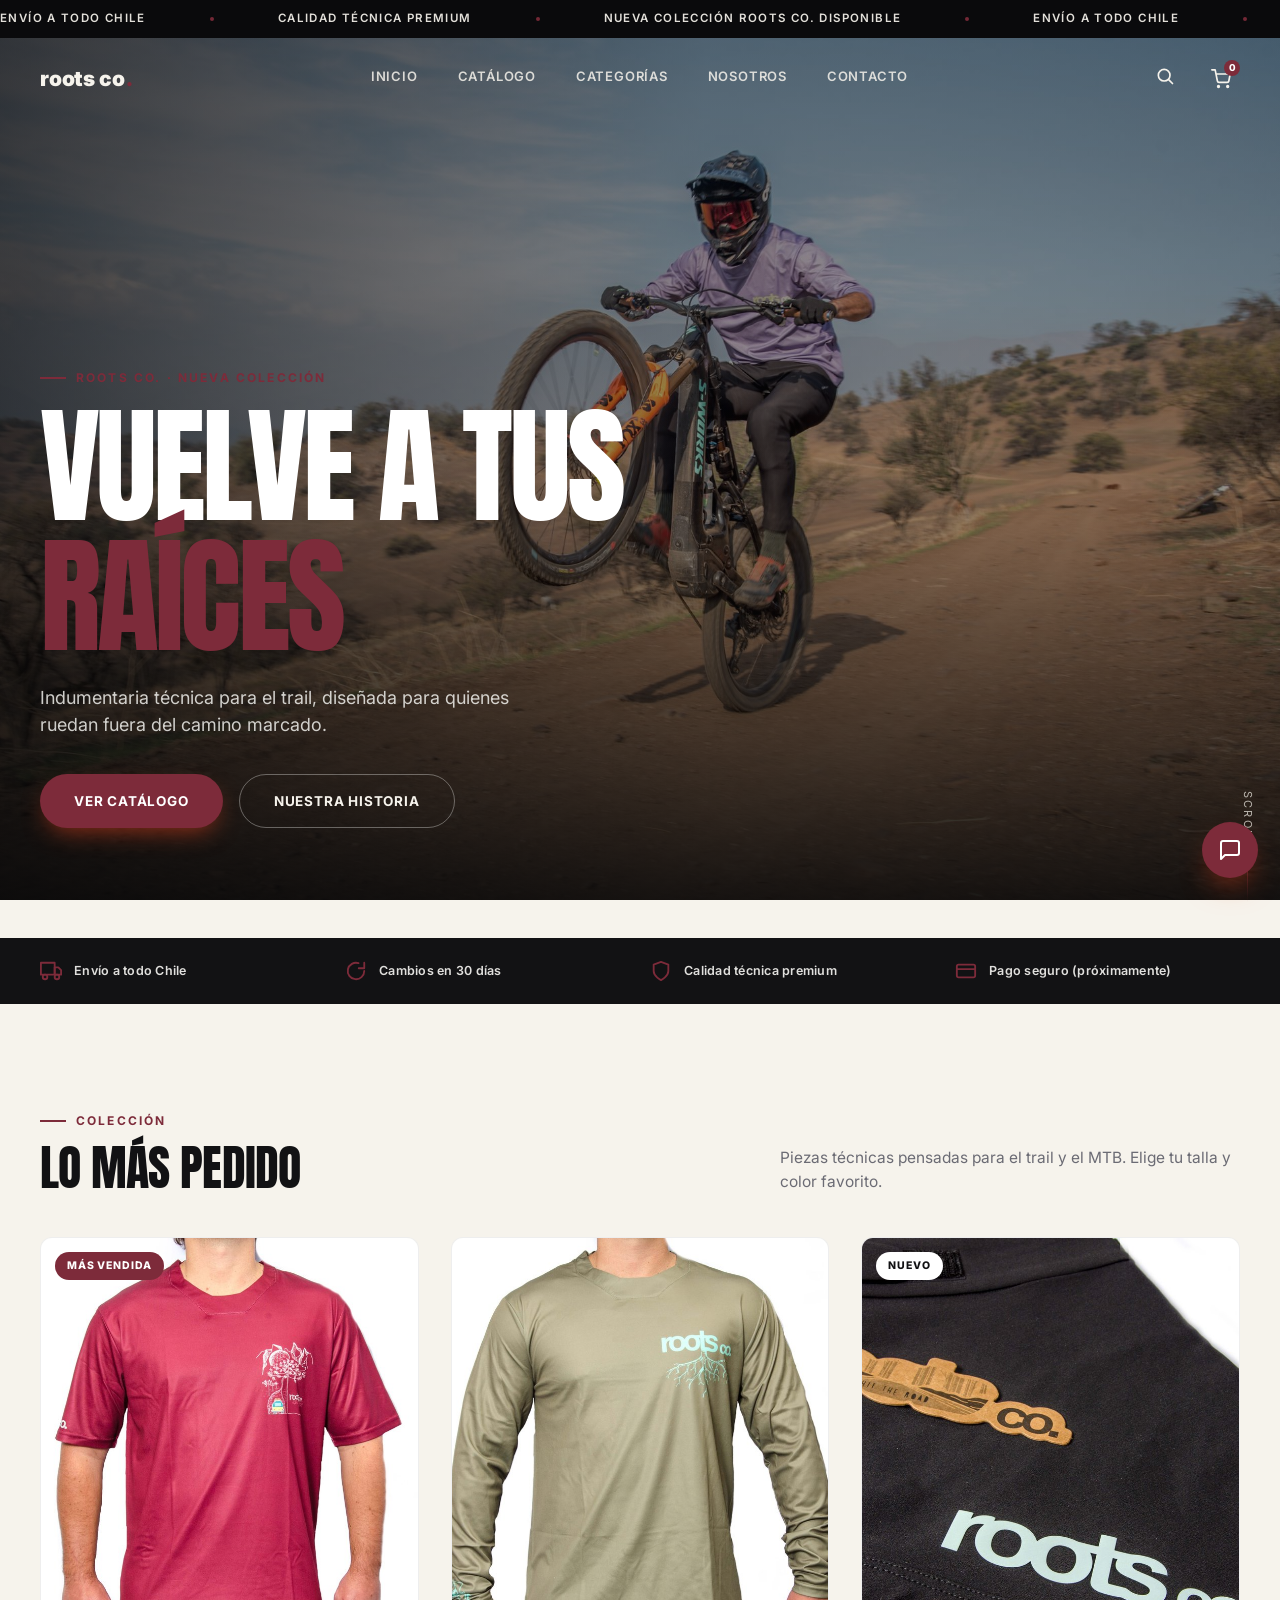
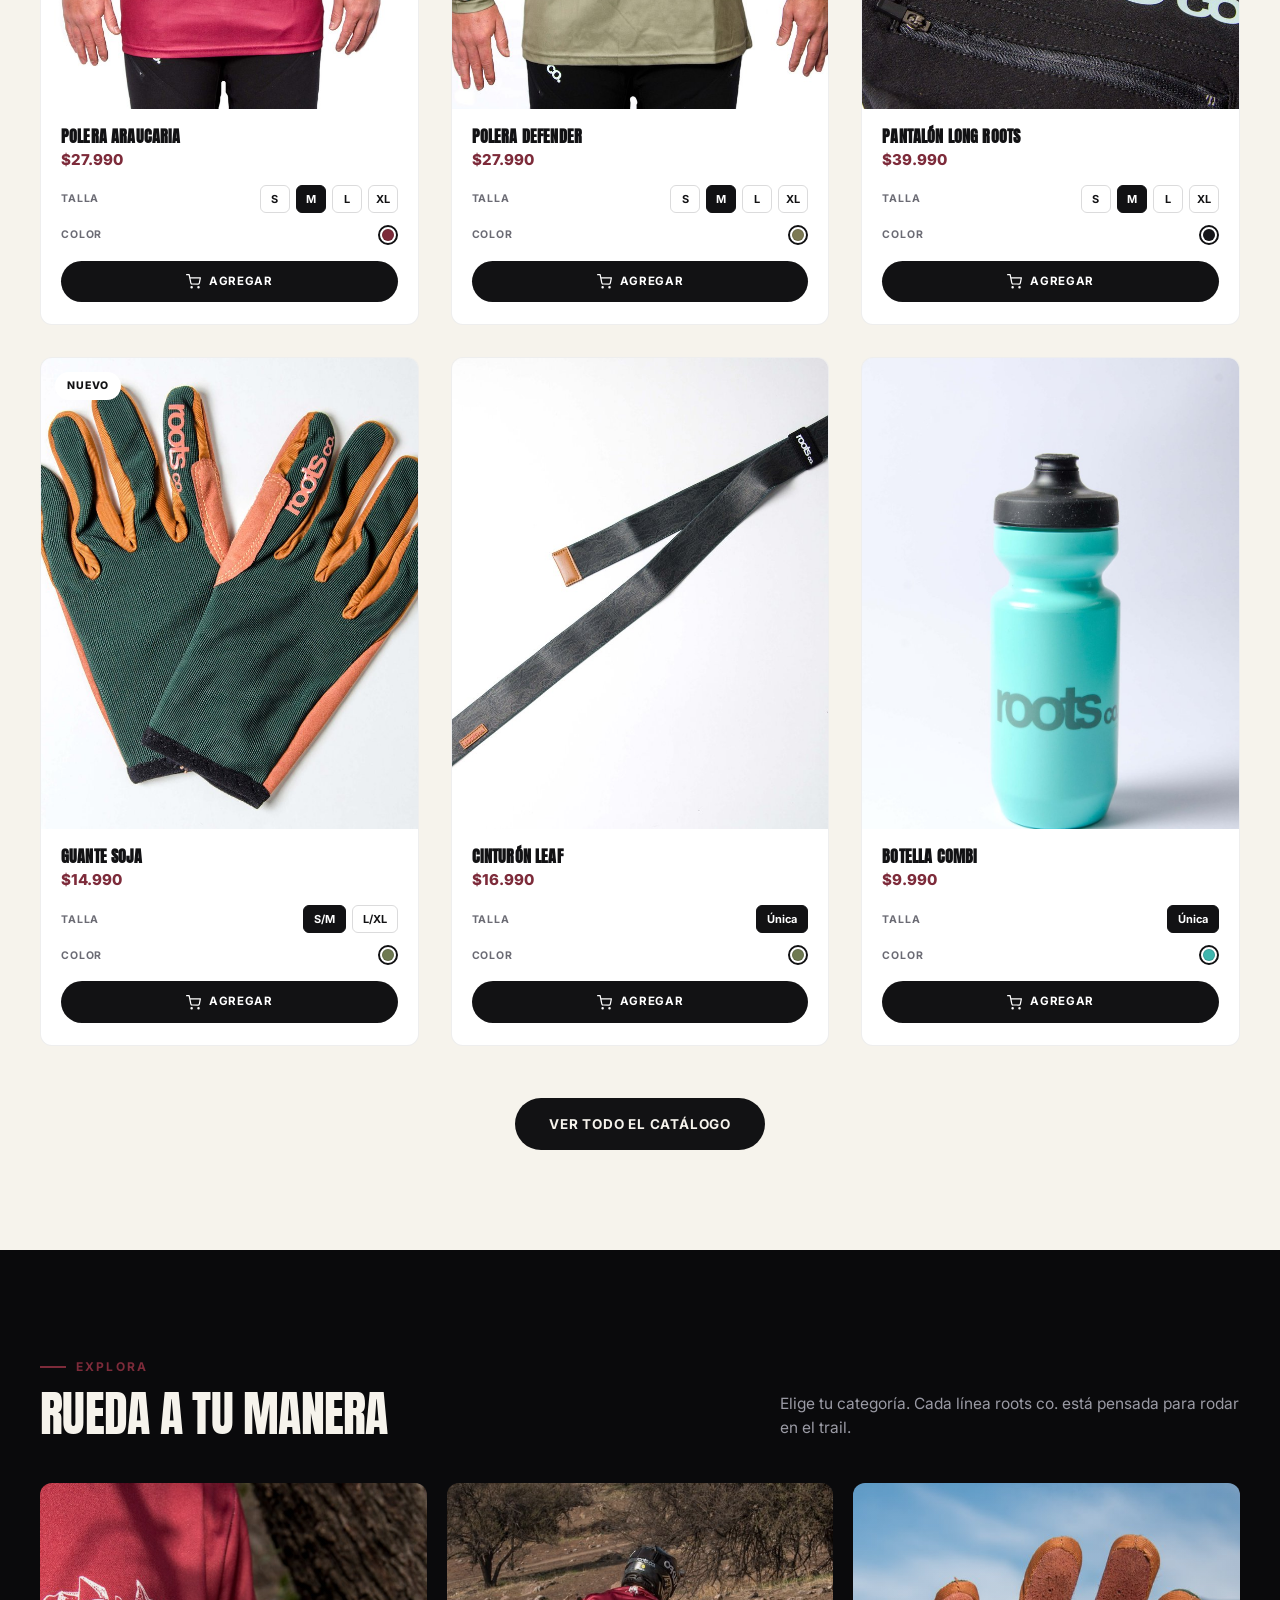
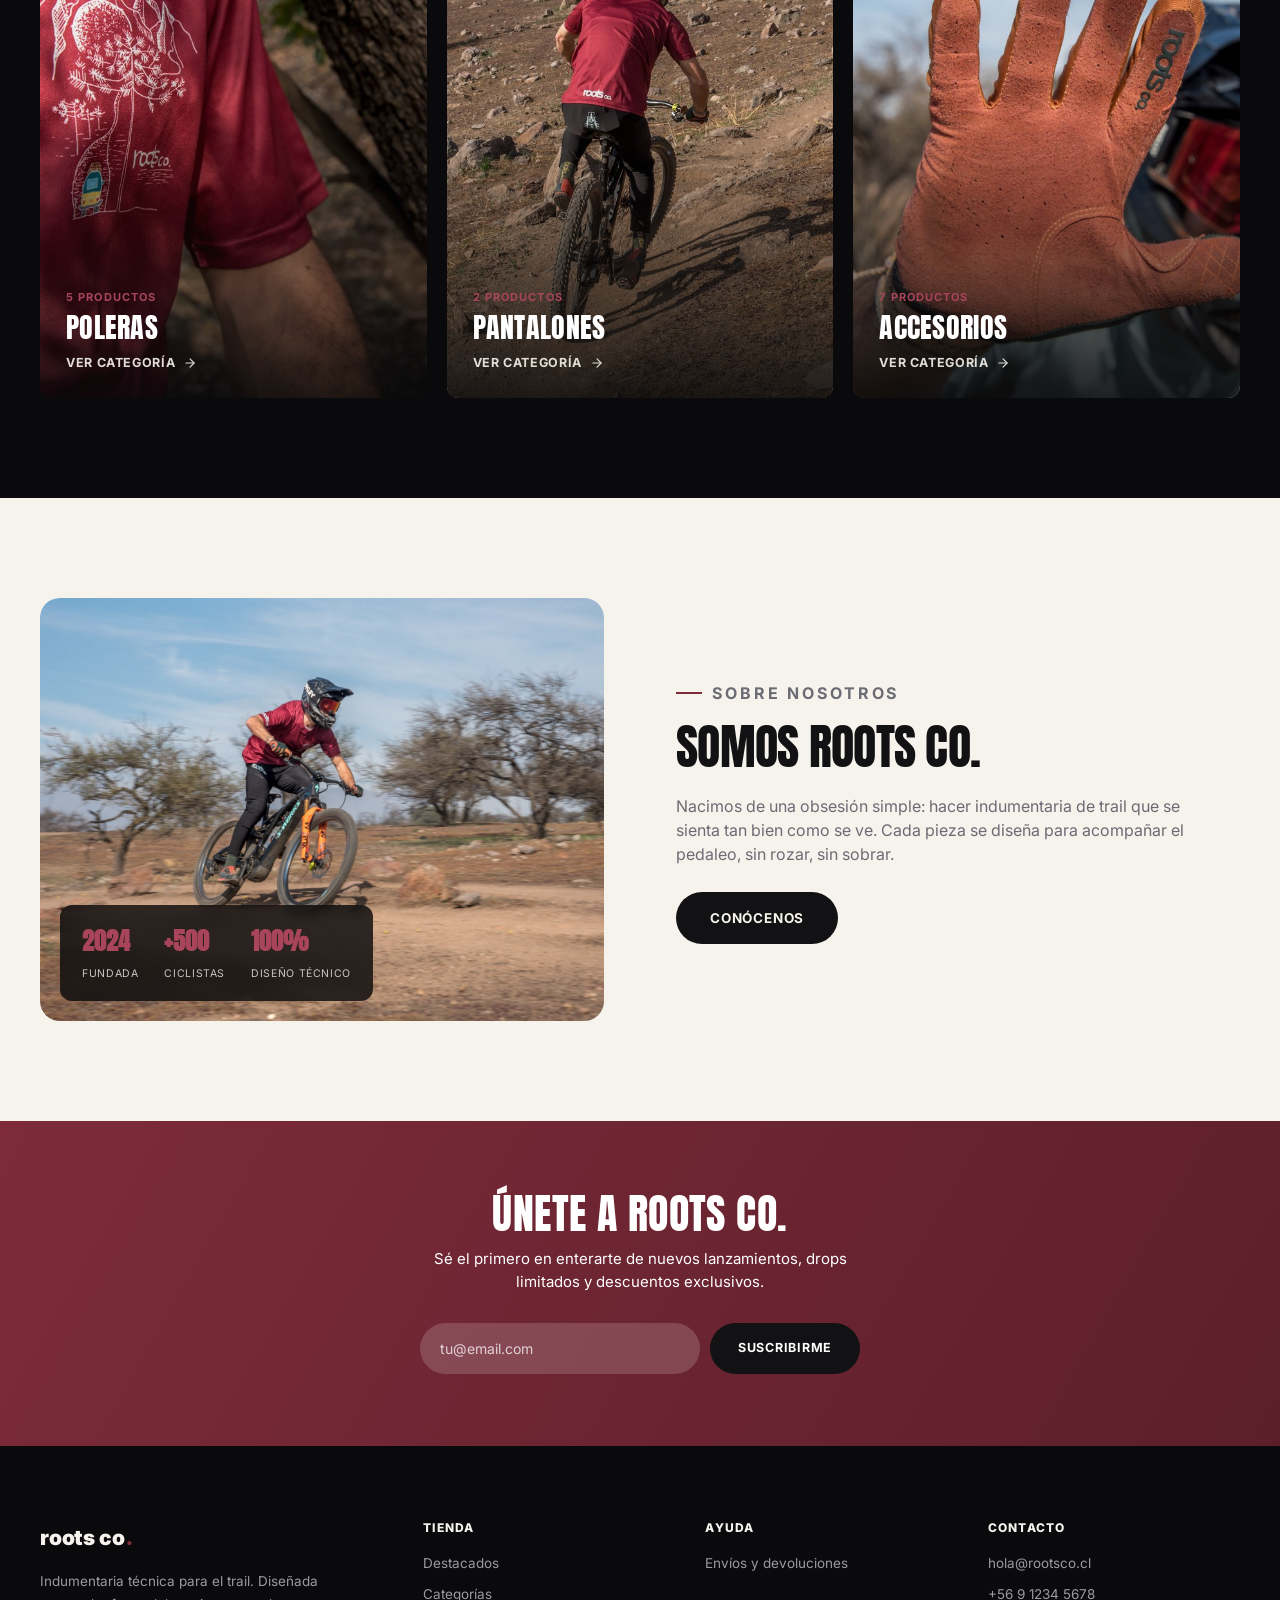
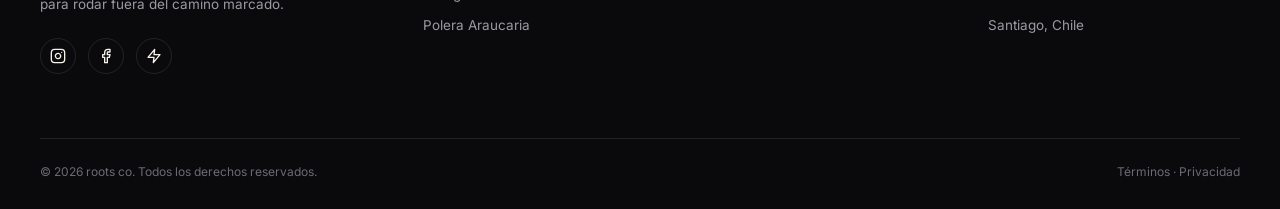
<file: index.html>
<!doctype html>
<html lang="es">
<head>
<meta charset="UTF-8" />
<meta name="viewport" content="width=device-width, initial-scale=1.0" />
<title>roots co. — Indumentaria Trail &amp; MTB</title>
<meta name="description" content="roots co. — indumentaria técnica para trail y MTB. Poleras, pantalones y accesorios diseñados para rodar fuera del camino marcado." />
<meta property="og:title" content="roots co. — Indumentaria Trail &amp; MTB" />
<meta property="og:image" content="assets/images/banner/hero-wheelie.jpg" />
<link rel="icon" href="data:image/svg+xml,<svg xmlns=%22http://www.w3.org/2000/svg%22 viewBox=%220 0 100 100%22><text y=%22.9em%22 font-size=%2290%22 fill=%22%237d2b3a%22>r</text></svg>" />
<link rel="stylesheet" href="css/styles.css" />
</head>
<body>

<!-- ============ Announcement bar ============ -->
<div class="announce">
  <div class="announce-track" aria-hidden="true">
    <span>Envío a todo Chile</span>
    <span>Calidad técnica premium</span>
    <span>Nueva colección roots co. disponible</span>
    <span>Envío a todo Chile</span>
    <span>Calidad técnica premium</span>
    <span>Nueva colección roots co. disponible</span>
  </div>
</div>

<!-- ============ Header ============ -->
<header class="site-header" id="siteHeader">
  <div class="container">
    <a href="index.html" class="logo">roots co<span class="dot">.</span></a>

    <nav class="nav-desktop">
      <a href="index.html">Inicio</a>
      <a href="index.html#destacados">Catálogo</a>
      <a href="index.html#categorias">Categorías</a>
      <a href="index.html#nosotros">Nosotros</a>
      <a href="index.html#footer">Contacto</a>
    </nav>

    <div class="header-actions">
      <button class="icon-btn hide-mobile" id="searchBtn" aria-label="Buscar" type="button">
        <svg viewBox="0 0 24 24" fill="none" stroke="currentColor" stroke-width="2" stroke-linecap="round"><circle cx="11" cy="11" r="7"/><line x1="21" y1="21" x2="16.65" y2="16.65"/></svg>
      </button>
      <button class="icon-btn" id="cartBtn" aria-label="Carrito" type="button">
        <svg viewBox="0 0 24 24" fill="none" stroke="currentColor" stroke-width="2" stroke-linecap="round" stroke-linejoin="round"><circle cx="9" cy="21" r="1"/><circle cx="20" cy="21" r="1"/><path d="M1 1h4l2.68 13.39a2 2 0 0 0 2 1.61h9.72a2 2 0 0 0 2-1.61L23 6H6"/></svg>
        <span class="cart-count" id="cartCount">0</span>
      </button>
      <button class="nav-toggle" id="navToggle" aria-label="Abrir menú" type="button">
        <svg viewBox="0 0 24 24" fill="none" stroke="currentColor" stroke-width="2" stroke-linecap="round"><line x1="3" y1="7" x2="21" y2="7"/><line x1="3" y1="12" x2="21" y2="12"/><line x1="3" y1="17" x2="21" y2="17"/></svg>
      </button>
    </div>
  </div>
</header>

<!-- ============ Mobile nav ============ -->
<div class="nav-mobile" id="navMobile">
  <a href="index.html">Inicio</a>
  <a href="index.html#destacados">Catálogo</a>
  <a href="index.html#categorias">Categorías</a>
  <a href="index.html#nosotros">Nosotros</a>
  <a href="index.html#footer">Contacto</a>
  <div class="nav-mobile-foot">
    roots co.<br />
    hola@rootsco.cl · +56 9 1234 5678
  </div>
</div>

<!-- ============ Hero ============ -->
<section class="hero">
  <div class="hero-media">
    <img
      src="assets/images/banner/hero-wheelie.jpg"
      alt="Ciclista de roots co. en pleno trail de montaña"
    />
  </div>

  <div class="hero-content">
    <p class="eyebrow">roots co. · Nueva Colección</p>
    <h1 class="hero-title">VUELVE A TUS<br /><em>RAÍCES</em></h1>
    <p class="hero-text">Indumentaria técnica para el trail, diseñada para quienes ruedan fuera del camino marcado.</p>
    <div class="hero-cta">
      <a href="#destacados" class="btn btn-primary">Ver catálogo</a>
      <a href="#nosotros" class="btn btn-ghost">Nuestra historia</a>
    </div>
  </div>

  <div class="hero-scroll" aria-hidden="true">
    <span>Scroll</span>
    <span class="chevron"></span>
  </div>
</section>

<!-- ============ Value strip ============ -->
<div class="value-strip">
  <div class="container">
    <div class="value-item">
      <svg viewBox="0 0 24 24" fill="none" stroke="currentColor" stroke-width="2" stroke-linecap="round" stroke-linejoin="round"><rect x="1" y="3" width="15" height="13"/><polygon points="16 8 20 8 23 11 23 16 16 16 16 8"/><circle cx="5.5" cy="18.5" r="2.5"/><circle cx="18.5" cy="18.5" r="2.5"/></svg>
      Envío a todo Chile
    </div>
    <div class="value-item">
      <svg viewBox="0 0 24 24" fill="none" stroke="currentColor" stroke-width="2" stroke-linecap="round" stroke-linejoin="round"><path d="M21 12a9 9 0 1 1-6.219-8.56"/><polyline points="21 3 21 9 15 9"/></svg>
      Cambios en 30 días
    </div>
    <div class="value-item">
      <svg viewBox="0 0 24 24" fill="none" stroke="currentColor" stroke-width="2" stroke-linecap="round" stroke-linejoin="round"><path d="M12 22s8-4 8-10V5l-8-3-8 3v7c0 6 8 10 8 10z"/></svg>
      Calidad técnica premium
    </div>
    <div class="value-item">
      <svg viewBox="0 0 24 24" fill="none" stroke="currentColor" stroke-width="2" stroke-linecap="round" stroke-linejoin="round"><rect x="2" y="5" width="20" height="14" rx="2"/><line x1="2" y1="10" x2="22" y2="10"/></svg>
      Pago seguro (próximamente)
    </div>
  </div>
</div>

<!-- ============ Featured products ============ -->
<section class="section-products" id="destacados">
  <div class="container">
    <div class="section-head" data-reveal>
      <div>
        <p class="eyebrow">Colección</p>
        <h2 class="section-title">Lo más pedido</h2>
      </div>
      <p class="section-sub">Piezas técnicas pensadas para el trail y el MTB. Elige tu talla y color favorito.</p>
    </div>

    <div class="product-grid">

      <!-- Producto 1 -->
      <a href="producto.html?id=polera-araucaria" class="product-card" data-reveal>
        <div class="product-media">
          <span class="product-badge accent">Más vendida</span>
          <img src="assets/images/productos/poleras/polera-araucaria-1.jpg" alt="Polera Araucaria" loading="lazy" />
          <button class="product-quick" type="button" aria-label="Vista rápida" data-quickview>
            <svg viewBox="0 0 24 24" fill="none" stroke="currentColor" stroke-width="2" stroke-linecap="round" stroke-linejoin="round"><path d="M1 12s4-8 11-8 11 8 11 8-4 8-11 8-11-8-11-8z"/><circle cx="12" cy="12" r="3"/></svg>
          </button>
        </div>
        <div class="product-info">
          <h3 class="product-name">Polera Araucaria</h3>
          <p class="product-price">$27.990</p>

          <div class="option-row">
            <span class="option-label">Talla</span>
            <div class="size-pills" data-size-group>
              <button type="button" class="size-pill">S</button>
              <button type="button" class="size-pill active">M</button>
              <button type="button" class="size-pill">L</button>
              <button type="button" class="size-pill">XL</button>
            </div>
          </div>
          <div class="option-row">
            <span class="option-label">Color</span>
            <div class="color-dots" data-color-group>
              <button type="button" class="color-dot active" style="--c:#7d2b3a" aria-label="Concho Vino"><span style="background:#7d2b3a"></span></button>
            </div>
          </div>

          <button class="product-add" type="button" data-add-cart data-name="Polera Araucaria">
            <svg viewBox="0 0 24 24" fill="none" stroke="currentColor" stroke-width="2" stroke-linecap="round" stroke-linejoin="round"><circle cx="9" cy="21" r="1"/><circle cx="20" cy="21" r="1"/><path d="M1 1h4l2.68 13.39a2 2 0 0 0 2 1.61h9.72a2 2 0 0 0 2-1.61L23 6H6"/></svg>
            Agregar
          </button>
        </div>
      </a>

      <!-- Producto 2 -->
      <a href="producto.html?id=polera-defender" class="product-card" data-reveal>
        <div class="product-media">
          <img src="assets/images/productos/poleras/polera-defender-1.jpg" alt="Polera Defender" loading="lazy" />
          <button class="product-quick" type="button" aria-label="Vista rápida" data-quickview>
            <svg viewBox="0 0 24 24" fill="none" stroke="currentColor" stroke-width="2" stroke-linecap="round" stroke-linejoin="round"><path d="M1 12s4-8 11-8 11 8 11 8-4 8-11 8-11-8-11-8z"/><circle cx="12" cy="12" r="3"/></svg>
          </button>
        </div>
        <div class="product-info">
          <h3 class="product-name">Polera Defender</h3>
          <p class="product-price">$27.990</p>

          <div class="option-row">
            <span class="option-label">Talla</span>
            <div class="size-pills" data-size-group>
              <button type="button" class="size-pill">S</button>
              <button type="button" class="size-pill active">M</button>
              <button type="button" class="size-pill">L</button>
              <button type="button" class="size-pill">XL</button>
            </div>
          </div>
          <div class="option-row">
            <span class="option-label">Color</span>
            <div class="color-dots" data-color-group>
              <button type="button" class="color-dot active" style="--c:#7d7a54" aria-label="Verde Militar"><span style="background:#7d7a54"></span></button>
            </div>
          </div>

          <button class="product-add" type="button" data-add-cart data-name="Polera Defender">
            <svg viewBox="0 0 24 24" fill="none" stroke="currentColor" stroke-width="2" stroke-linecap="round" stroke-linejoin="round"><circle cx="9" cy="21" r="1"/><circle cx="20" cy="21" r="1"/><path d="M1 1h4l2.68 13.39a2 2 0 0 0 2 1.61h9.72a2 2 0 0 0 2-1.61L23 6H6"/></svg>
            Agregar
          </button>
        </div>
      </a>

      <!-- Producto 3 -->
      <a href="producto.html?id=pantalon-long-roots" class="product-card" data-reveal>
        <div class="product-media">
          <span class="product-badge">Nuevo</span>
          <img src="assets/images/productos/pantalones/pantalon-long-roots-1.jpg" alt="Pantalón Long Roots" loading="lazy" />
          <button class="product-quick" type="button" aria-label="Vista rápida" data-quickview>
            <svg viewBox="0 0 24 24" fill="none" stroke="currentColor" stroke-width="2" stroke-linecap="round" stroke-linejoin="round"><path d="M1 12s4-8 11-8 11 8 11 8-4 8-11 8-11-8-11-8z"/><circle cx="12" cy="12" r="3"/></svg>
          </button>
        </div>
        <div class="product-info">
          <h3 class="product-name">Pantalón Long Roots</h3>
          <p class="product-price">$39.990</p>

          <div class="option-row">
            <span class="option-label">Talla</span>
            <div class="size-pills" data-size-group>
              <button type="button" class="size-pill">S</button>
              <button type="button" class="size-pill active">M</button>
              <button type="button" class="size-pill">L</button>
              <button type="button" class="size-pill">XL</button>
            </div>
          </div>
          <div class="option-row">
            <span class="option-label">Color</span>
            <div class="color-dots" data-color-group>
              <button type="button" class="color-dot active" style="--c:#16161a" aria-label="Negro"><span style="background:#16161a"></span></button>
            </div>
          </div>

          <button class="product-add" type="button" data-add-cart data-name="Pantalón Long Roots">
            <svg viewBox="0 0 24 24" fill="none" stroke="currentColor" stroke-width="2" stroke-linecap="round" stroke-linejoin="round"><circle cx="9" cy="21" r="1"/><circle cx="20" cy="21" r="1"/><path d="M1 1h4l2.68 13.39a2 2 0 0 0 2 1.61h9.72a2 2 0 0 0 2-1.61L23 6H6"/></svg>
            Agregar
          </button>
        </div>
      </a>

      <!-- Producto 4 -->
      <a href="producto.html?id=guante-soja" class="product-card" data-reveal>
        <div class="product-media">
          <span class="product-badge">Nuevo</span>
          <img src="assets/images/productos/guantes/guante-soja-1.jpg" alt="Guante Soja" loading="lazy" />
          <button class="product-quick" type="button" aria-label="Vista rápida" data-quickview>
            <svg viewBox="0 0 24 24" fill="none" stroke="currentColor" stroke-width="2" stroke-linecap="round" stroke-linejoin="round"><path d="M1 12s4-8 11-8 11 8 11 8-4 8-11 8-11-8-11-8z"/><circle cx="12" cy="12" r="3"/></svg>
          </button>
        </div>
        <div class="product-info">
          <h3 class="product-name">Guante Soja</h3>
          <p class="product-price">$14.990</p>

          <div class="option-row">
            <span class="option-label">Talla</span>
            <div class="size-pills" data-size-group>
              <button type="button" class="size-pill active" style="width:auto;padding:0 10px;">S/M</button>
              <button type="button" class="size-pill" style="width:auto;padding:0 10px;">L/XL</button>
            </div>
          </div>
          <div class="option-row">
            <span class="option-label">Color</span>
            <div class="color-dots" data-color-group>
              <button type="button" class="color-dot active" style="--c:#6f7a52" aria-label="Verde Militar"><span style="background:#6f7a52"></span></button>
            </div>
          </div>

          <button class="product-add" type="button" data-add-cart data-name="Guante Soja">
            <svg viewBox="0 0 24 24" fill="none" stroke="currentColor" stroke-width="2" stroke-linecap="round" stroke-linejoin="round"><circle cx="9" cy="21" r="1"/><circle cx="20" cy="21" r="1"/><path d="M1 1h4l2.68 13.39a2 2 0 0 0 2 1.61h9.72a2 2 0 0 0 2-1.61L23 6H6"/></svg>
            Agregar
          </button>
        </div>
      </a>

      <!-- Producto 5 -->
      <a href="producto.html?id=cinturon-leaf" class="product-card" data-reveal>
        <div class="product-media">
          <img src="assets/images/productos/cinturones/cinturon-leaf-1.jpg" alt="Cinturón Leaf" loading="lazy" />
          <button class="product-quick" type="button" aria-label="Vista rápida" data-quickview>
            <svg viewBox="0 0 24 24" fill="none" stroke="currentColor" stroke-width="2" stroke-linecap="round" stroke-linejoin="round"><path d="M1 12s4-8 11-8 11 8 11 8-4 8-11 8-11-8-11-8z"/><circle cx="12" cy="12" r="3"/></svg>
          </button>
        </div>
        <div class="product-info">
          <h3 class="product-name">Cinturón Leaf</h3>
          <p class="product-price">$16.990</p>

          <div class="option-row">
            <span class="option-label">Talla</span>
            <div class="size-pills" data-size-group>
              <button type="button" class="size-pill active" style="width:auto;padding:0 10px;">Única</button>
            </div>
          </div>
          <div class="option-row">
            <span class="option-label">Color</span>
            <div class="color-dots" data-color-group>
              <button type="button" class="color-dot active" style="--c:#6f7a52" aria-label="Verde Militar"><span style="background:#6f7a52"></span></button>
            </div>
          </div>

          <button class="product-add" type="button" data-add-cart data-name="Cinturón Leaf">
            <svg viewBox="0 0 24 24" fill="none" stroke="currentColor" stroke-width="2" stroke-linecap="round" stroke-linejoin="round"><circle cx="9" cy="21" r="1"/><circle cx="20" cy="21" r="1"/><path d="M1 1h4l2.68 13.39a2 2 0 0 0 2 1.61h9.72a2 2 0 0 0 2-1.61L23 6H6"/></svg>
            Agregar
          </button>
        </div>
      </a>

      <!-- Producto 6 -->
      <a href="producto.html?id=botella-combi" class="product-card" data-reveal>
        <div class="product-media">
          <img src="assets/images/productos/botellas/botella-combi-1.jpg" alt="Botella Combi" loading="lazy" />
          <button class="product-quick" type="button" aria-label="Vista rápida" data-quickview>
            <svg viewBox="0 0 24 24" fill="none" stroke="currentColor" stroke-width="2" stroke-linecap="round" stroke-linejoin="round"><path d="M1 12s4-8 11-8 11 8 11 8-4 8-11 8-11-8-11-8z"/><circle cx="12" cy="12" r="3"/></svg>
          </button>
        </div>
        <div class="product-info">
          <h3 class="product-name">Botella Combi</h3>
          <p class="product-price">$9.990</p>

          <div class="option-row">
            <span class="option-label">Talla</span>
            <div class="size-pills" data-size-group>
              <button type="button" class="size-pill active" style="width:auto;padding:0 10px;">Única</button>
            </div>
          </div>
          <div class="option-row">
            <span class="option-label">Color</span>
            <div class="color-dots" data-color-group>
              <button type="button" class="color-dot active" style="--c:#3fb6ae" aria-label="Turquesa"><span style="background:#3fb6ae"></span></button>
            </div>
          </div>

          <button class="product-add" type="button" data-add-cart data-name="Botella Combi">
            <svg viewBox="0 0 24 24" fill="none" stroke="currentColor" stroke-width="2" stroke-linecap="round" stroke-linejoin="round"><circle cx="9" cy="21" r="1"/><circle cx="20" cy="21" r="1"/><path d="M1 1h4l2.68 13.39a2 2 0 0 0 2 1.61h9.72a2 2 0 0 0 2-1.61L23 6H6"/></svg>
            Agregar
          </button>
        </div>
      </a>

    </div>

    <div class="products-foot" data-reveal>
      <a href="categoria.html?cat=todos" class="btn btn-dark">Ver todo el catálogo</a>
    </div>
  </div>
</section>

<!-- ============ Categories ============ -->
<section class="section-categories" id="categorias">
  <div class="container">
    <div class="section-head" data-reveal>
      <div>
        <p class="eyebrow">Explora</p>
        <h2 class="section-title">Rueda a tu manera</h2>
      </div>
      <p class="section-sub on-dark">Elige tu categoría. Cada línea roots co. está pensada para rodar en el trail.</p>
    </div>

    <div class="cat-grid">
      <a href="categoria.html?cat=poleras" class="cat-card" data-reveal>
        <img src="assets/images/categorias/poleras.jpg" alt="Detalle de polera roots co. en el trail" loading="lazy" />
        <div class="cat-tag">
          <span class="cat-count">5 productos</span>
          <h3>Poleras</h3>
          <span class="cat-link">Ver categoría
            <svg viewBox="0 0 24 24" fill="none" stroke="currentColor" stroke-width="2" stroke-linecap="round" stroke-linejoin="round"><line x1="5" y1="12" x2="19" y2="12"/><polyline points="12 5 19 12 12 19"/></svg>
          </span>
        </div>
      </a>
      <a href="categoria.html?cat=pantalones" class="cat-card" data-reveal>
        <img src="assets/images/categorias/pantalones.jpg" alt="Ciclista de roots co. rodando en terreno rocoso" loading="lazy" />
        <div class="cat-tag">
          <span class="cat-count">2 productos</span>
          <h3>Pantalones</h3>
          <span class="cat-link">Ver categoría
            <svg viewBox="0 0 24 24" fill="none" stroke="currentColor" stroke-width="2" stroke-linecap="round" stroke-linejoin="round"><line x1="5" y1="12" x2="19" y2="12"/><polyline points="12 5 19 12 12 19"/></svg>
          </span>
        </div>
      </a>
      <a href="categoria.html?cat=accesorios" class="cat-card" data-reveal>
        <img src="assets/images/categorias/accesorios.jpg" alt="Detalle de guante técnico roots co." loading="lazy" />
        <div class="cat-tag">
          <span class="cat-count">7 productos</span>
          <h3>Accesorios</h3>
          <span class="cat-link">Ver categoría
            <svg viewBox="0 0 24 24" fill="none" stroke="currentColor" stroke-width="2" stroke-linecap="round" stroke-linejoin="round"><line x1="5" y1="12" x2="19" y2="12"/><polyline points="12 5 19 12 12 19"/></svg>
          </span>
        </div>
      </a>
    </div>
  </div>
</section>

<!-- ============ About ============ -->
<section class="section-about" id="nosotros">
  <div class="container">
    <div class="about-grid">
      <div class="about-media" data-reveal>
        <img src="assets/images/nosotros/nosotros-trail.jpg" alt="Ciclista de roots co. rodando en el trail" loading="lazy" />
        <div class="about-stats">
          <div><strong>2024</strong><span>Fundada</span></div>
          <div><strong>+500</strong><span>Ciclistas</span></div>
          <div><strong>100%</strong><span>Diseño técnico</span></div>
        </div>
      </div>
      <div class="about-copy" data-reveal>
        <p class="eyebrow">Sobre nosotros</p>
        <h2 class="section-title" style="margin-bottom:22px;">Somos roots co.</h2>
        <p>Nacimos de una obsesión simple: hacer indumentaria de trail que se sienta tan bien como se ve. Cada pieza se diseña para acompañar el pedaleo, sin rozar, sin sobrar.</p>
        <a href="#footer" class="btn btn-dark">Conócenos</a>
      </div>
    </div>
  </div>
</section>

<!-- ============ Newsletter CTA ============ -->
<section class="section-cta">
  <div class="container">
    <h2 data-reveal>Únete a roots co.</h2>
    <p data-reveal>Sé el primero en enterarte de nuevos lanzamientos, drops limitados y descuentos exclusivos.</p>
    <form class="cta-form" id="newsletterForm" data-reveal>
      <input type="email" placeholder="tu@email.com" required aria-label="Correo electrónico" />
      <button type="submit">Suscribirme</button>
    </form>
  </div>
</section>

<!-- ============ Footer ============ -->
<footer class="site-footer" id="footer">
  <div class="container">
    <div class="footer-grid">
      <div class="footer-brand">
        <a href="index.html" class="logo">roots co<span class="dot">.</span></a>
        <p>Indumentaria técnica para el trail. Diseñada para rodar fuera del camino marcado.</p>
        <div class="footer-social">
          <a href="#" aria-label="Instagram"><svg viewBox="0 0 24 24" fill="none" stroke="currentColor" stroke-width="2" stroke-linecap="round" stroke-linejoin="round"><rect x="2" y="2" width="20" height="20" rx="5"/><path d="M16 11.37A4 4 0 1 1 12.63 8 4 4 0 0 1 16 11.37z"/><line x1="17.5" y1="6.5" x2="17.51" y2="6.5"/></svg></a>
          <a href="#" aria-label="Facebook"><svg viewBox="0 0 24 24" fill="none" stroke="currentColor" stroke-width="2" stroke-linecap="round" stroke-linejoin="round"><path d="M18 2h-3a5 5 0 0 0-5 5v3H7v4h3v8h4v-8h3l1-4h-4V7a1 1 0 0 1 1-1h3z"/></svg></a>
          <a href="#" aria-label="Strava"><svg viewBox="0 0 24 24" fill="none" stroke="currentColor" stroke-width="2" stroke-linecap="round" stroke-linejoin="round"><polygon points="13 2 3 14 12 14 11 22 21 10 12 10 13 2"/></svg></a>
        </div>
      </div>

      <div class="footer-col">
        <h4>Tienda</h4>
        <ul>
          <li><a href="index.html#destacados">Destacados</a></li>
          <li><a href="index.html#categorias">Categorías</a></li>
          <li><a href="producto.html?id=polera-araucaria">Polera Araucaria</a></li>
        </ul>
      </div>

      <div class="footer-col">
        <h4>Ayuda</h4>
        <ul>
          <li><a href="terminos.html">Envíos y devoluciones</a></li>
        </ul>
      </div>

      <div class="footer-col">
        <h4>Contacto</h4>
        <ul>
          <li>hola@rootsco.cl</li>
          <li>+56 9 1234 5678</li>
          <li>Santiago, Chile</li>
        </ul>
      </div>
    </div>

    <div class="footer-bottom">
      <span>© 2026 roots co. Todos los derechos reservados.</span>
      <span><a href="terminos.html">Términos</a> · <a href="privacidad.html">Privacidad</a></span>
    </div>
  </div>
</footer>

<!-- ============ Search overlay ============ -->
<div class="search-overlay" id="searchOverlay">
  <button class="search-close" id="searchClose" aria-label="Cerrar búsqueda" type="button">
    <svg viewBox="0 0 24 24" fill="none" stroke="currentColor" stroke-width="2" stroke-linecap="round"><line x1="18" y1="6" x2="6" y2="18"/><line x1="6" y1="6" x2="18" y2="18"/></svg>
  </button>
  <div class="search-panel">
    <form class="search-box" id="searchForm">
      <svg viewBox="0 0 24 24" fill="none" stroke="currentColor" stroke-width="2" stroke-linecap="round"><circle cx="11" cy="11" r="7"/><line x1="21" y1="21" x2="16.65" y2="16.65"/></svg>
      <input type="text" id="searchInput" placeholder="Buscar poleras, pantalones, guantes..." autocomplete="off" />
    </form>
    <div class="search-results" id="searchResults"></div>
  </div>
</div>

<!-- ============ Toast ============ -->
<div class="toast" id="toast">
  <svg viewBox="0 0 24 24" fill="none" stroke="currentColor" stroke-width="2" stroke-linecap="round" stroke-linejoin="round"><path d="M22 11.08V12a10 10 0 1 1-5.93-9.14"/><polyline points="22 4 12 14.01 9 11.01"/></svg>
  <span id="toastMsg">Producto agregado</span>
</div>

<!-- ============ Contact float ============ -->
<button class="contact-float" id="contactFloatBtn" aria-label="¿Tienes una pregunta? Escríbenos" type="button">
  <svg viewBox="0 0 24 24" fill="none" stroke="currentColor" stroke-width="2" stroke-linecap="round" stroke-linejoin="round"><path d="M21 15a2 2 0 0 1-2 2H7l-4 4V5a2 2 0 0 1 2-2h14a2 2 0 0 1 2 2z"/></svg>
</button>
<div class="contact-panel" id="contactPanel">
  <div class="contact-panel-head">
    <span>¿Tienes una pregunta?</span>
    <button class="contact-panel-close" id="contactPanelClose" aria-label="Cerrar" type="button">
      <svg viewBox="0 0 24 24" fill="none" stroke="currentColor" stroke-width="2" stroke-linecap="round"><line x1="18" y1="6" x2="6" y2="18"/><line x1="6" y1="6" x2="18" y2="18"/></svg>
    </button>
  </div>
  <p class="contact-panel-hint">Escríbenos y te respondemos a la brevedad.</p>
  <form id="contactForm" class="contact-form">
    <input type="text" name="nombre" placeholder="Tu nombre" required />
    <input type="email" name="correo" placeholder="Tu correo" required />
    <textarea name="mensaje" placeholder="Escribe tu pregunta..." rows="3" required></textarea>
    <input type="text" name="empresa" class="hp-field" tabindex="-1" autocomplete="off" aria-hidden="true" />
    <button type="submit" class="btn btn-primary">Enviar</button>
  </form>
</div>

<script src="js/products.js"></script>
<script src="js/main.js"></script>
</body>
</html>
</file>
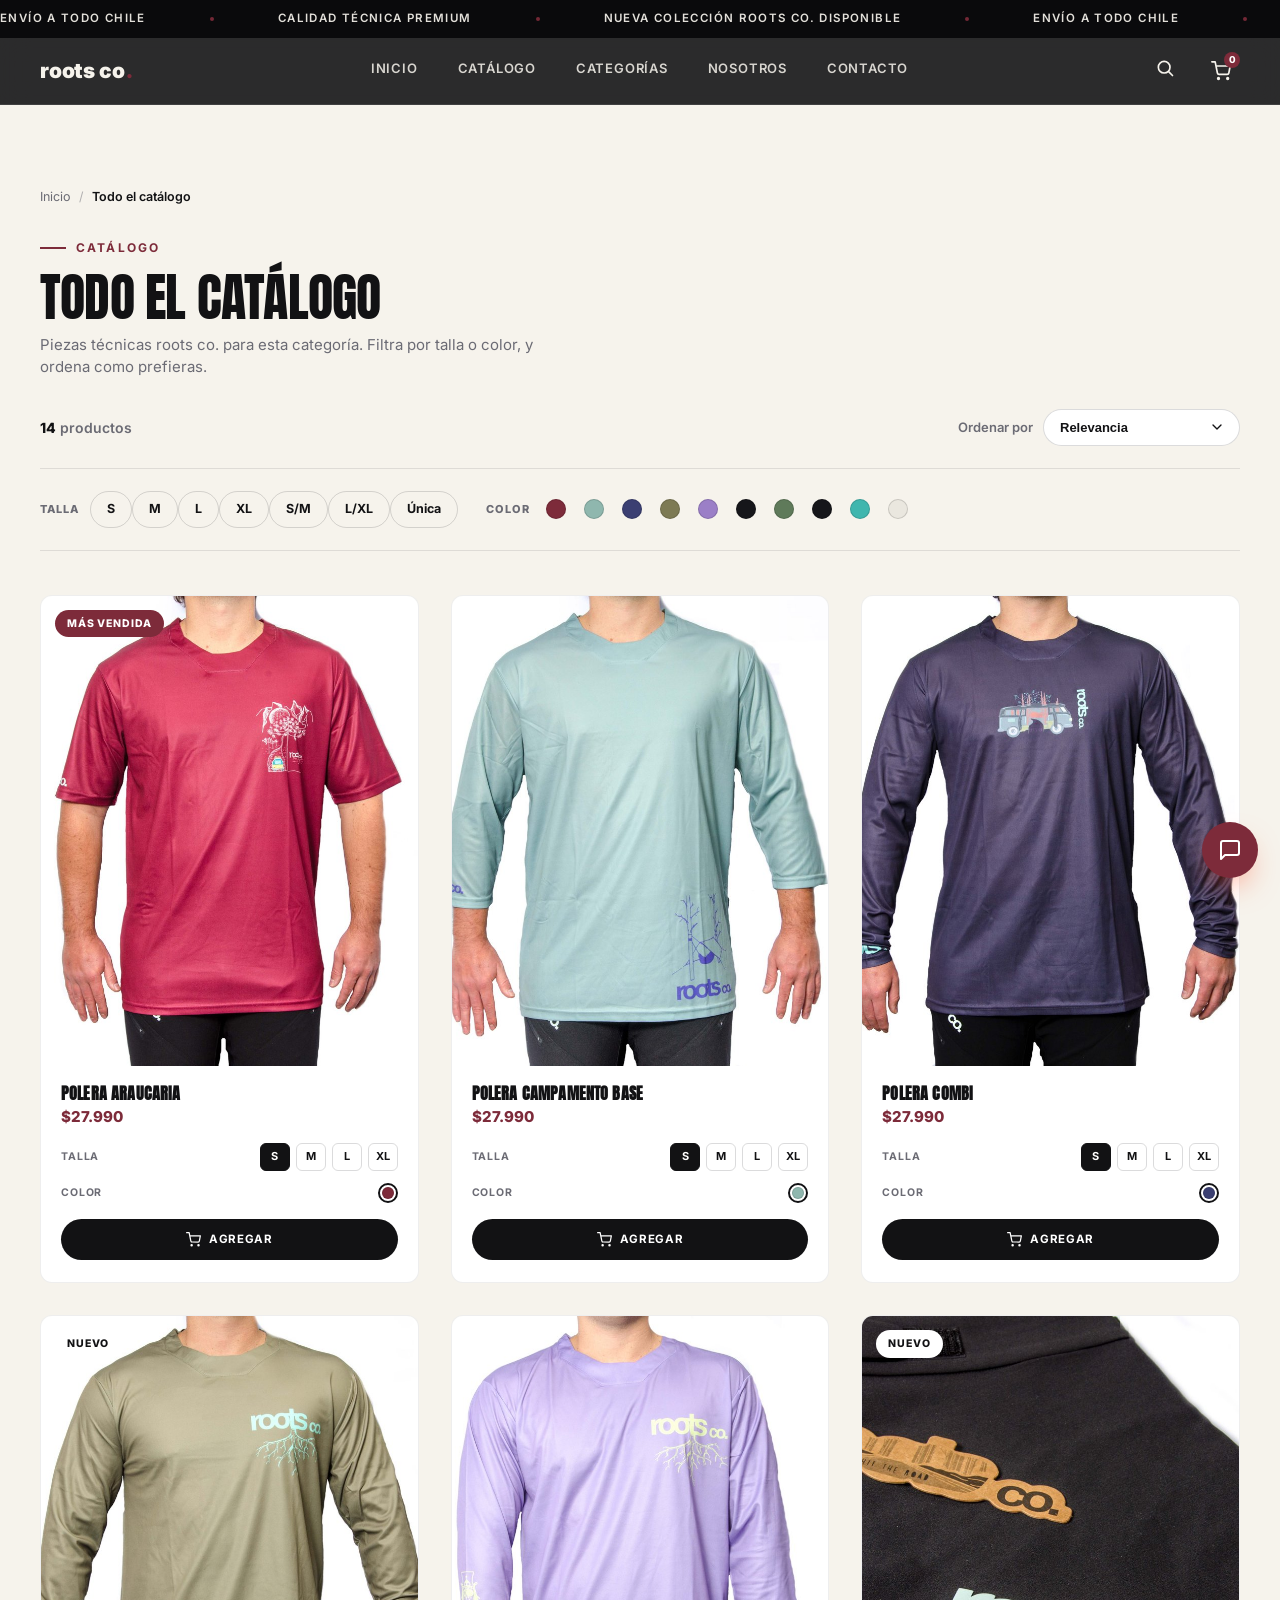
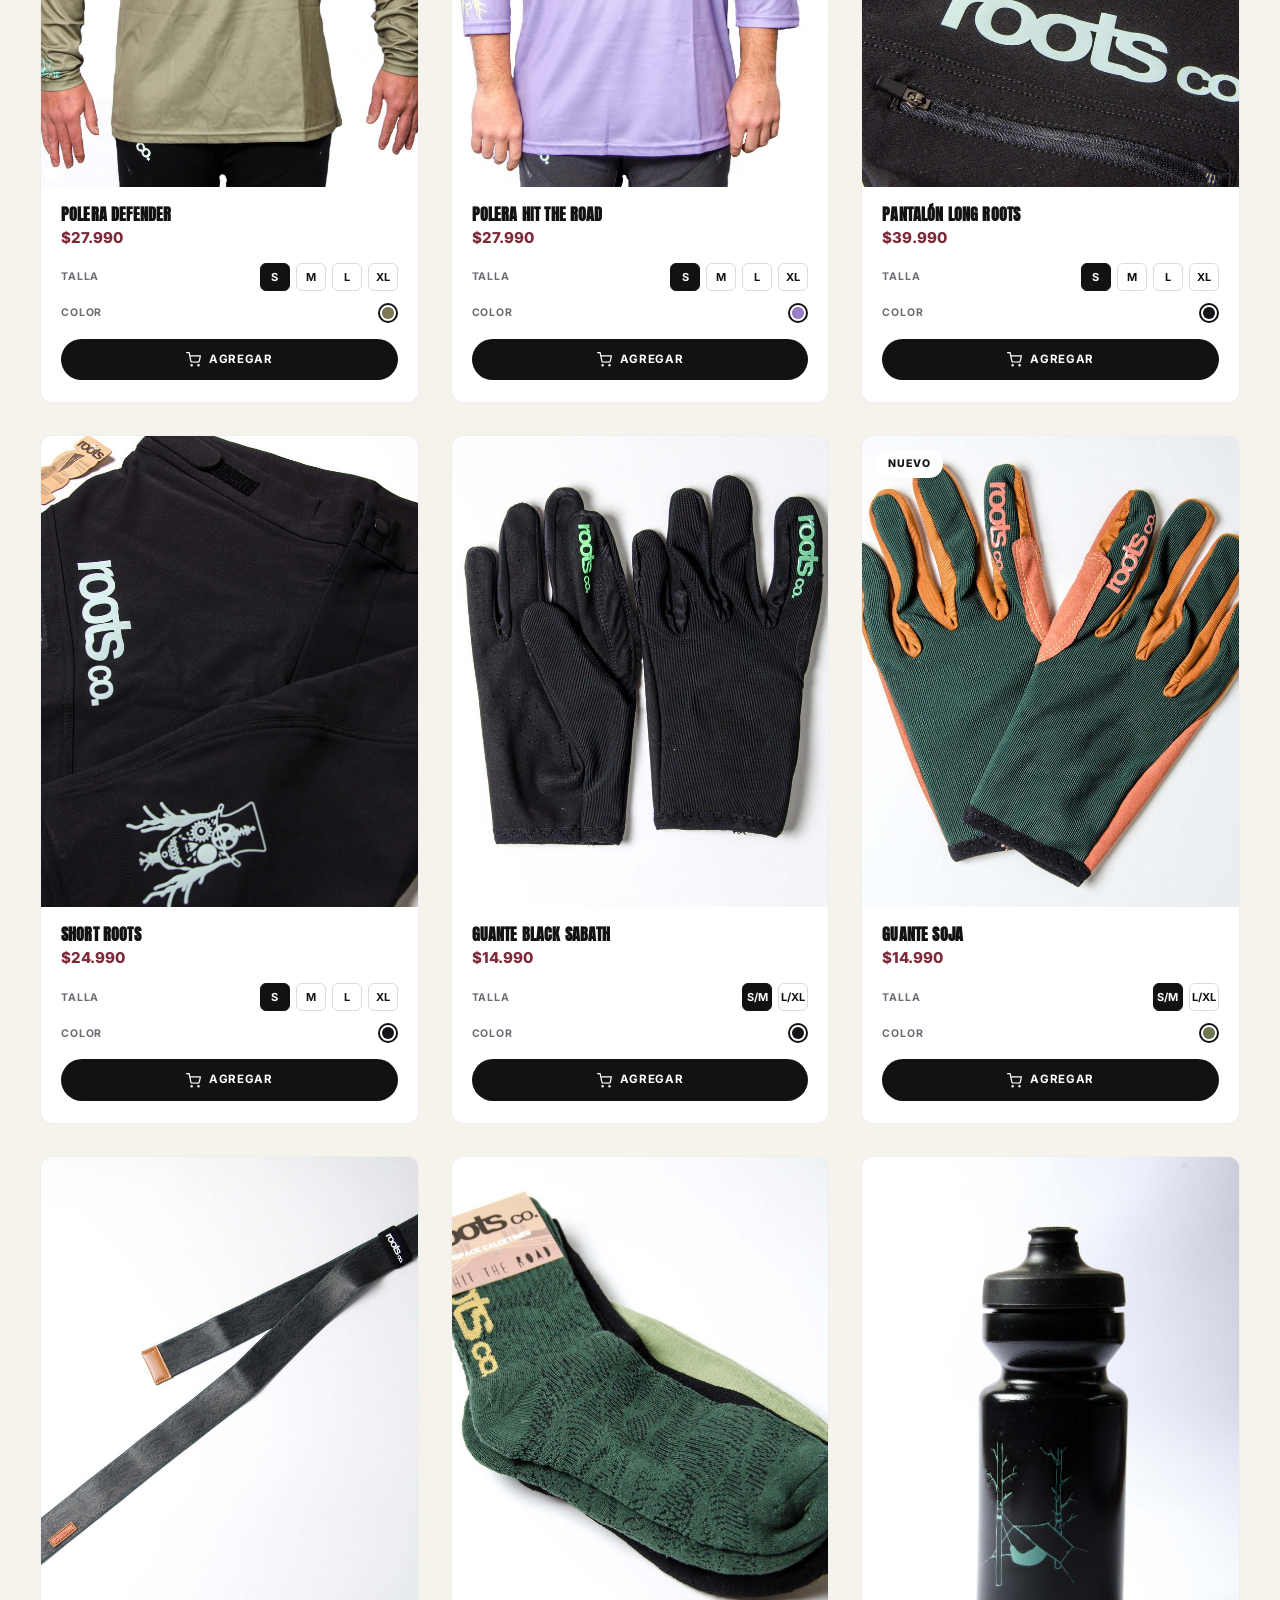
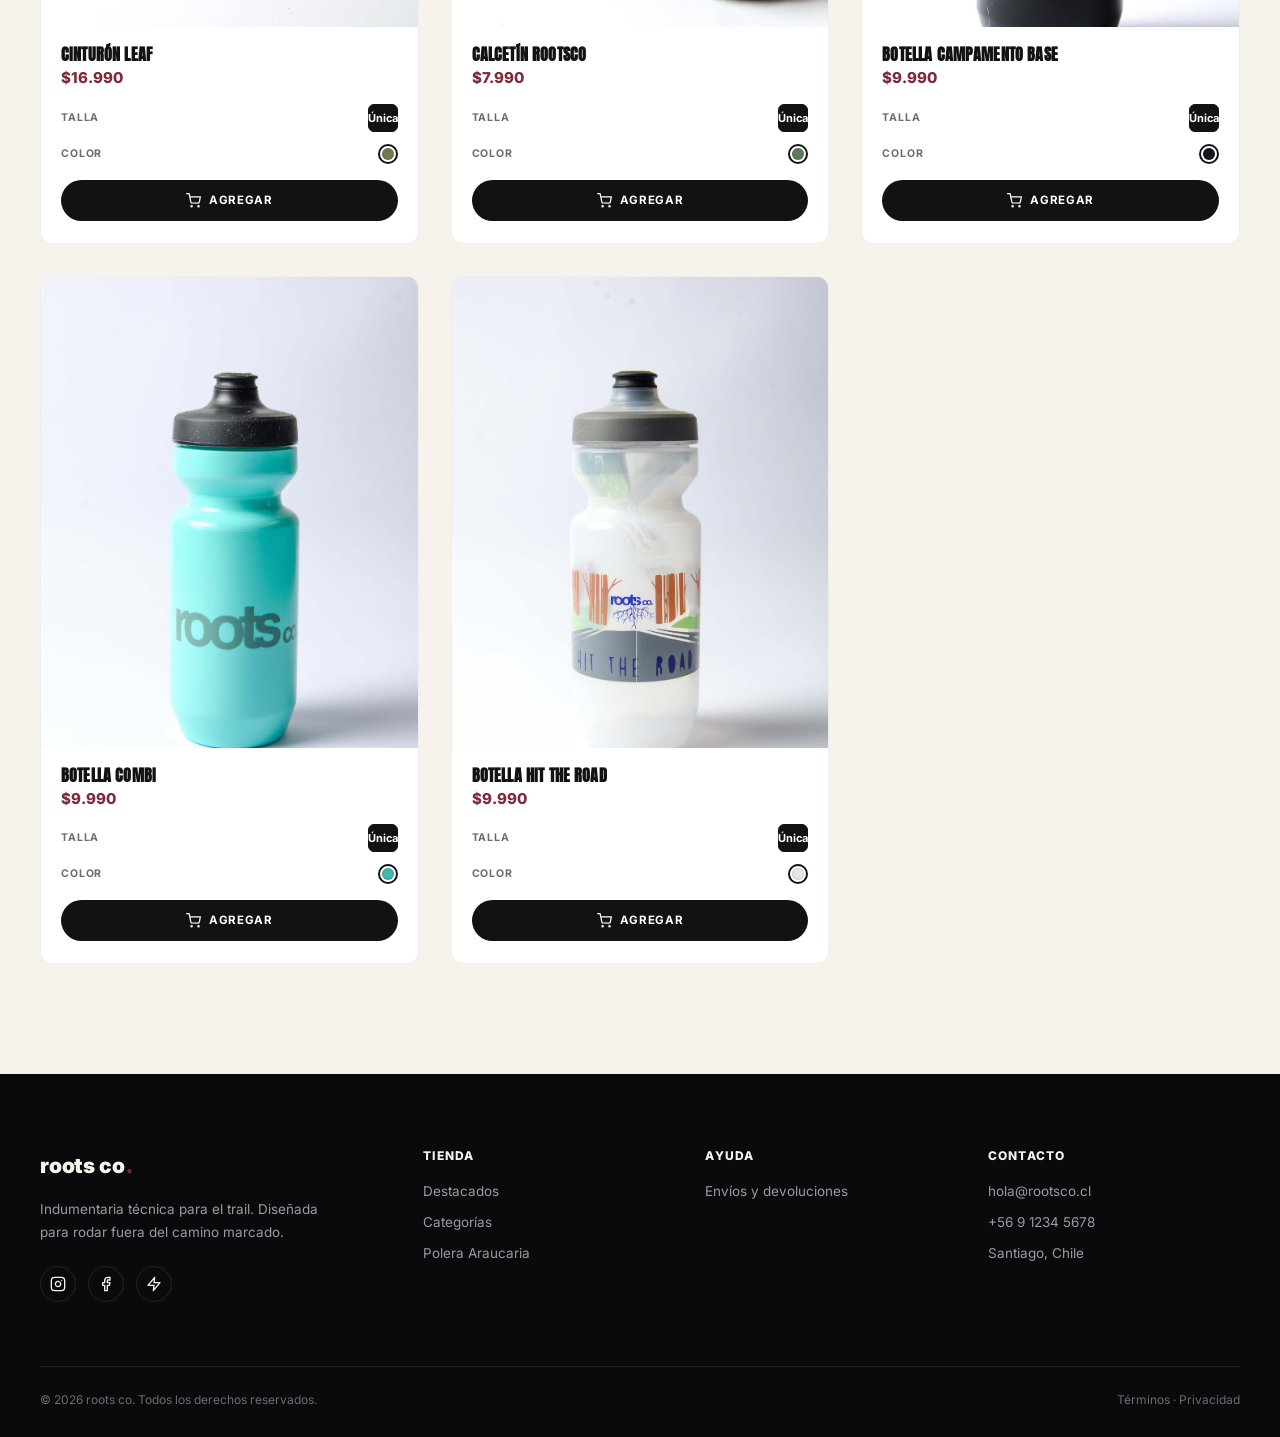
<file: categoria.html>
<!doctype html>
<html lang="es">
<head>
<meta charset="UTF-8" />
<meta name="viewport" content="width=device-width, initial-scale=1.0" />
<title>Categoría — roots co.</title>
<meta name="description" content="roots co. — catálogo por categoría. Filtra por talla y color, ordena por precio o novedad." />
<link rel="icon" href="data:image/svg+xml,<svg xmlns=%22http://www.w3.org/2000/svg%22 viewBox=%220 0 100 100%22><text y=%22.9em%22 font-size=%2290%22 fill=%22%237d2b3a%22>r</text></svg>" />
<link rel="stylesheet" href="css/styles.css" />
</head>
<body>

<!-- ============ Announcement bar ============ -->
<div class="announce">
  <div class="announce-track" aria-hidden="true">
    <span>Envío a todo Chile</span>
    <span>Calidad técnica premium</span>
    <span>Nueva colección roots co. disponible</span>
    <span>Envío a todo Chile</span>
    <span>Calidad técnica premium</span>
    <span>Nueva colección roots co. disponible</span>
  </div>
</div>

<!-- ============ Header ============ -->
<header class="site-header is-solid" id="siteHeader">
  <div class="container">
    <a href="index.html" class="logo">roots co<span class="dot">.</span></a>

    <nav class="nav-desktop">
      <a href="index.html">Inicio</a>
      <a href="index.html#destacados">Catálogo</a>
      <a href="index.html#categorias">Categorías</a>
      <a href="index.html#nosotros">Nosotros</a>
      <a href="index.html#footer">Contacto</a>
    </nav>

    <div class="header-actions">
      <button class="icon-btn hide-mobile" id="searchBtn" aria-label="Buscar" type="button">
        <svg viewBox="0 0 24 24" fill="none" stroke="currentColor" stroke-width="2" stroke-linecap="round"><circle cx="11" cy="11" r="7"/><line x1="21" y1="21" x2="16.65" y2="16.65"/></svg>
      </button>
      <button class="icon-btn" id="cartBtn" aria-label="Carrito" type="button">
        <svg viewBox="0 0 24 24" fill="none" stroke="currentColor" stroke-width="2" stroke-linecap="round" stroke-linejoin="round"><circle cx="9" cy="21" r="1"/><circle cx="20" cy="21" r="1"/><path d="M1 1h4l2.68 13.39a2 2 0 0 0 2 1.61h9.72a2 2 0 0 0 2-1.61L23 6H6"/></svg>
        <span class="cart-count" id="cartCount">0</span>
      </button>
      <button class="nav-toggle" id="navToggle" aria-label="Abrir menú" type="button">
        <svg viewBox="0 0 24 24" fill="none" stroke="currentColor" stroke-width="2" stroke-linecap="round"><line x1="3" y1="7" x2="21" y2="7"/><line x1="3" y1="12" x2="21" y2="12"/><line x1="3" y1="17" x2="21" y2="17"/></svg>
      </button>
    </div>
  </div>
</header>

<!-- ============ Mobile nav ============ -->
<div class="nav-mobile" id="navMobile">
  <a href="index.html">Inicio</a>
  <a href="index.html#destacados">Catálogo</a>
  <a href="index.html#categorias">Categorías</a>
  <a href="index.html#nosotros">Nosotros</a>
  <a href="index.html#footer">Contacto</a>
  <div class="nav-mobile-foot">
    roots co.<br />
    hola@rootsco.cl · +56 9 1234 5678
  </div>
</div>

<div class="container">
  <nav class="breadcrumb" aria-label="Ruta de navegación">
    <a href="index.html">Inicio</a>
    <span class="sep">/</span>
    <span class="current" id="breadcrumbCurrent">Categoría</span>
  </nav>
</div>

<!-- ============ Category hero ============ -->
<section class="category-hero">
  <div class="container">
    <p class="eyebrow">Catálogo</p>
    <h1 class="category-title" id="categoryTitle">Categoría</h1>
    <p class="category-desc">Piezas técnicas roots co. para esta categoría. Filtra por talla o color, y ordena como prefieras.</p>
  </div>
</section>

<!-- ============ Category listing ============ -->
<section class="category-section">
  <div class="container">

    <div class="category-toolbar">
      <p class="category-count" id="categoryCount"><strong>0</strong> productos</p>
      <div class="sort-control">
        <label for="sortSelect">Ordenar por</label>
        <select id="sortSelect">
          <option value="relevancia">Relevancia</option>
          <option value="precio-asc">Precio: menor a mayor</option>
          <option value="precio-desc">Precio: mayor a menor</option>
          <option value="nuevos">Más nuevos</option>
          <option value="alfabetico">Alfabético A-Z</option>
        </select>
      </div>
    </div>

    <div class="filter-bar">
      <div class="filter-group">
        <span class="filter-group-label">Talla</span>
        <div id="sizeFilters"></div>
      </div>
      <div class="filter-group">
        <span class="filter-group-label">Color</span>
        <div id="colorFilters" style="display:flex; gap:10px;"></div>
      </div>
      <button type="button" class="filter-clear" id="filterClear" hidden>Limpiar filtros</button>
    </div>

    <div class="product-grid" id="productGrid"></div>

    <div class="category-empty" id="categoryEmpty" hidden>
      <h3>No se encontraron productos</h3>
      <p>Prueba quitando algún filtro de talla o color.</p>
    </div>

  </div>
</section>

<!-- ============ Footer ============ -->
<footer class="site-footer" id="footer">
  <div class="container">
    <div class="footer-grid">
      <div class="footer-brand">
        <a href="index.html" class="logo">roots co<span class="dot">.</span></a>
        <p>Indumentaria técnica para el trail. Diseñada para rodar fuera del camino marcado.</p>
        <div class="footer-social">
          <a href="#" aria-label="Instagram"><svg viewBox="0 0 24 24" fill="none" stroke="currentColor" stroke-width="2" stroke-linecap="round" stroke-linejoin="round"><rect x="2" y="2" width="20" height="20" rx="5"/><path d="M16 11.37A4 4 0 1 1 12.63 8 4 4 0 0 1 16 11.37z"/><line x1="17.5" y1="6.5" x2="17.51" y2="6.5"/></svg></a>
          <a href="#" aria-label="Facebook"><svg viewBox="0 0 24 24" fill="none" stroke="currentColor" stroke-width="2" stroke-linecap="round" stroke-linejoin="round"><path d="M18 2h-3a5 5 0 0 0-5 5v3H7v4h3v8h4v-8h3l1-4h-4V7a1 1 0 0 1 1-1h3z"/></svg></a>
          <a href="#" aria-label="Strava"><svg viewBox="0 0 24 24" fill="none" stroke="currentColor" stroke-width="2" stroke-linecap="round" stroke-linejoin="round"><polygon points="13 2 3 14 12 14 11 22 21 10 12 10 13 2"/></svg></a>
        </div>
      </div>

      <div class="footer-col">
        <h4>Tienda</h4>
        <ul>
          <li><a href="index.html#destacados">Destacados</a></li>
          <li><a href="index.html#categorias">Categorías</a></li>
          <li><a href="producto.html?id=polera-araucaria">Polera Araucaria</a></li>
        </ul>
      </div>

      <div class="footer-col">
        <h4>Ayuda</h4>
        <ul>
          <li><a href="terminos.html">Envíos y devoluciones</a></li>
        </ul>
      </div>

      <div class="footer-col">
        <h4>Contacto</h4>
        <ul>
          <li>hola@rootsco.cl</li>
          <li>+56 9 1234 5678</li>
          <li>Santiago, Chile</li>
        </ul>
      </div>
    </div>

    <div class="footer-bottom">
      <span>© 2026 roots co. Todos los derechos reservados.</span>
      <span><a href="terminos.html">Términos</a> · <a href="privacidad.html">Privacidad</a></span>
    </div>
  </div>
</footer>

<!-- ============ Search overlay ============ -->
<div class="search-overlay" id="searchOverlay">
  <button class="search-close" id="searchClose" aria-label="Cerrar búsqueda" type="button">
    <svg viewBox="0 0 24 24" fill="none" stroke="currentColor" stroke-width="2" stroke-linecap="round"><line x1="18" y1="6" x2="6" y2="18"/><line x1="6" y1="6" x2="18" y2="18"/></svg>
  </button>
  <div class="search-panel">
    <form class="search-box" id="searchForm">
      <svg viewBox="0 0 24 24" fill="none" stroke="currentColor" stroke-width="2" stroke-linecap="round"><circle cx="11" cy="11" r="7"/><line x1="21" y1="21" x2="16.65" y2="16.65"/></svg>
      <input type="text" id="searchInput" placeholder="Buscar poleras, pantalones, guantes..." autocomplete="off" />
    </form>
    <div class="search-results" id="searchResults"></div>
  </div>
</div>

<!-- ============ Toast ============ -->
<div class="toast" id="toast">
  <svg viewBox="0 0 24 24" fill="none" stroke="currentColor" stroke-width="2" stroke-linecap="round" stroke-linejoin="round"><path d="M22 11.08V12a10 10 0 1 1-5.93-9.14"/><polyline points="22 4 12 14.01 9 11.01"/></svg>
  <span id="toastMsg">Producto agregado</span>
</div>

<!-- ============ Contact float ============ -->
<button class="contact-float" id="contactFloatBtn" aria-label="¿Tienes una pregunta? Escríbenos" type="button">
  <svg viewBox="0 0 24 24" fill="none" stroke="currentColor" stroke-width="2" stroke-linecap="round" stroke-linejoin="round"><path d="M21 15a2 2 0 0 1-2 2H7l-4 4V5a2 2 0 0 1 2-2h14a2 2 0 0 1 2 2z"/></svg>
</button>
<div class="contact-panel" id="contactPanel">
  <div class="contact-panel-head">
    <span>¿Tienes una pregunta?</span>
    <button class="contact-panel-close" id="contactPanelClose" aria-label="Cerrar" type="button">
      <svg viewBox="0 0 24 24" fill="none" stroke="currentColor" stroke-width="2" stroke-linecap="round"><line x1="18" y1="6" x2="6" y2="18"/><line x1="6" y1="6" x2="18" y2="18"/></svg>
    </button>
  </div>
  <p class="contact-panel-hint">Escríbenos y te respondemos a la brevedad.</p>
  <form id="contactForm" class="contact-form">
    <input type="text" name="nombre" placeholder="Tu nombre" required />
    <input type="email" name="correo" placeholder="Tu correo" required />
    <textarea name="mensaje" placeholder="Escribe tu pregunta..." rows="3" required></textarea>
    <input type="text" name="empresa" class="hp-field" tabindex="-1" autocomplete="off" aria-hidden="true" />
    <button type="submit" class="btn btn-primary">Enviar</button>
  </form>
</div>

<script src="js/products.js"></script>
<script src="js/main.js"></script>
<script src="js/categoria.js"></script>
</body>
</html>
</file>
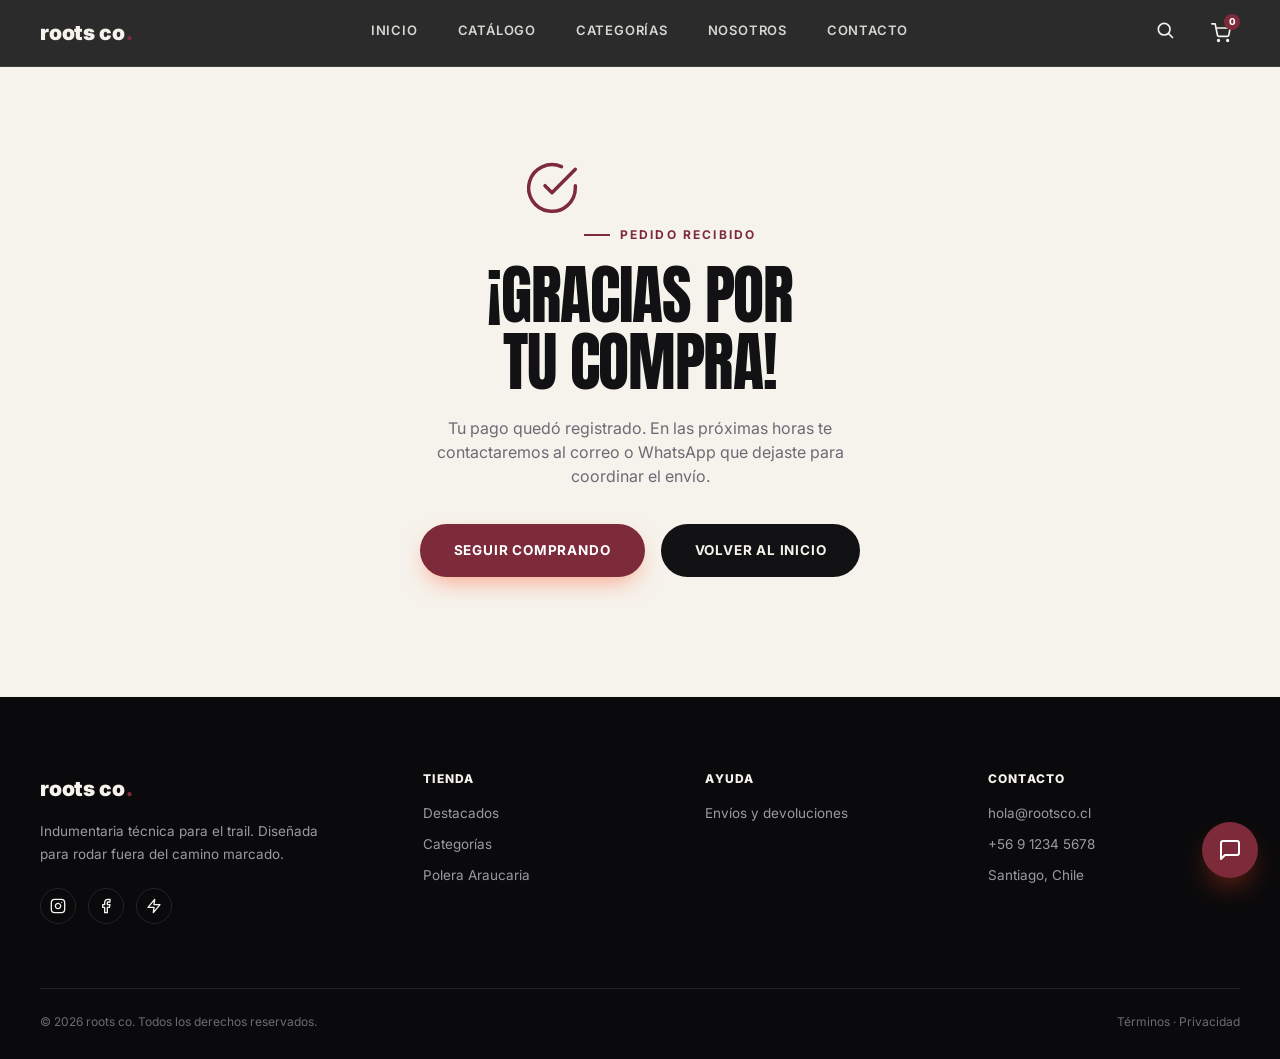
<file: gracias.html>
<!doctype html>
<html lang="es">
<head>
<meta charset="UTF-8" />
<meta name="viewport" content="width=device-width, initial-scale=1.0" />
<title>¡Gracias por tu compra! — roots co.</title>
<meta name="description" content="Gracias por comprar en roots co. Tu pedido fue recibido y te contactaremos con los detalles del envío." />
<meta name="robots" content="noindex" />
<link rel="icon" href="data:image/svg+xml,<svg xmlns=%22http://www.w3.org/2000/svg%22 viewBox=%220 0 100 100%22><text y=%22.9em%22 font-size=%2290%22 fill=%22%237d2b3a%22>r</text></svg>" />
<link rel="stylesheet" href="css/styles.css" />
</head>
<body>

<!-- ============ Header ============ -->
<header class="site-header is-solid" id="siteHeader">
  <div class="container">
    <a href="index.html" class="logo">roots co<span class="dot">.</span></a>

    <nav class="nav-desktop">
      <a href="index.html">Inicio</a>
      <a href="index.html#destacados">Catálogo</a>
      <a href="index.html#categorias">Categorías</a>
      <a href="index.html#nosotros">Nosotros</a>
      <a href="index.html#footer">Contacto</a>
    </nav>

    <div class="header-actions">
      <button class="icon-btn hide-mobile" id="searchBtn" aria-label="Buscar" type="button">
        <svg viewBox="0 0 24 24" fill="none" stroke="currentColor" stroke-width="2" stroke-linecap="round"><circle cx="11" cy="11" r="7"/><line x1="21" y1="21" x2="16.65" y2="16.65"/></svg>
      </button>
      <button class="icon-btn" id="cartBtn" aria-label="Carrito" type="button">
        <svg viewBox="0 0 24 24" fill="none" stroke="currentColor" stroke-width="2" stroke-linecap="round" stroke-linejoin="round"><circle cx="9" cy="21" r="1"/><circle cx="20" cy="21" r="1"/><path d="M1 1h4l2.68 13.39a2 2 0 0 0 2 1.61h9.72a2 2 0 0 0 2-1.61L23 6H6"/></svg>
        <span class="cart-count" id="cartCount">0</span>
      </button>
      <button class="nav-toggle" id="navToggle" aria-label="Abrir menú" type="button">
        <svg viewBox="0 0 24 24" fill="none" stroke="currentColor" stroke-width="2" stroke-linecap="round"><line x1="3" y1="7" x2="21" y2="7"/><line x1="3" y1="12" x2="21" y2="12"/><line x1="3" y1="17" x2="21" y2="17"/></svg>
      </button>
    </div>
  </div>
</header>

<!-- ============ Mobile nav ============ -->
<div class="nav-mobile" id="navMobile">
  <a href="index.html">Inicio</a>
  <a href="index.html#destacados">Catálogo</a>
  <a href="index.html#categorias">Categorías</a>
  <a href="index.html#nosotros">Nosotros</a>
  <a href="index.html#footer">Contacto</a>
  <div class="nav-mobile-foot">
    roots co.<br />
    hola@rootsco.cl · +56 9 1234 5678
  </div>
</div>

<!-- ============ Gracias ============ -->
<section class="error-page">
  <div class="container error-page-inner">
    <svg class="thanks-icon" viewBox="0 0 24 24" fill="none" stroke="currentColor" stroke-width="1.5" stroke-linecap="round" stroke-linejoin="round"><path d="M22 11.08V12a10 10 0 1 1-5.93-9.14"/><polyline points="22 4 12 14.01 9 11.01"/></svg>
    <p class="eyebrow">Pedido recibido</p>
    <h1 class="error-title">¡Gracias por<br />tu compra!</h1>
    <p class="error-text">Tu pago quedó registrado. En las próximas horas te contactaremos al correo o WhatsApp que dejaste para coordinar el envío.</p>
    <div class="hero-cta error-cta">
      <a href="index.html#destacados" class="btn btn-primary">Seguir comprando</a>
      <a href="index.html" class="btn btn-dark">Volver al inicio</a>
    </div>
  </div>
</section>

<!-- ============ Footer ============ -->
<footer class="site-footer" id="footer">
  <div class="container">
    <div class="footer-grid">
      <div class="footer-brand">
        <a href="index.html" class="logo">roots co<span class="dot">.</span></a>
        <p>Indumentaria técnica para el trail. Diseñada para rodar fuera del camino marcado.</p>
        <div class="footer-social">
          <a href="#" aria-label="Instagram"><svg viewBox="0 0 24 24" fill="none" stroke="currentColor" stroke-width="2" stroke-linecap="round" stroke-linejoin="round"><rect x="2" y="2" width="20" height="20" rx="5"/><path d="M16 11.37A4 4 0 1 1 12.63 8 4 4 0 0 1 16 11.37z"/><line x1="17.5" y1="6.5" x2="17.51" y2="6.5"/></svg></a>
          <a href="#" aria-label="Facebook"><svg viewBox="0 0 24 24" fill="none" stroke="currentColor" stroke-width="2" stroke-linecap="round" stroke-linejoin="round"><path d="M18 2h-3a5 5 0 0 0-5 5v3H7v4h3v8h4v-8h3l1-4h-4V7a1 1 0 0 1 1-1h3z"/></svg></a>
          <a href="#" aria-label="Strava"><svg viewBox="0 0 24 24" fill="none" stroke="currentColor" stroke-width="2" stroke-linecap="round" stroke-linejoin="round"><polygon points="13 2 3 14 12 14 11 22 21 10 12 10 13 2"/></svg></a>
        </div>
      </div>

      <div class="footer-col">
        <h4>Tienda</h4>
        <ul>
          <li><a href="index.html#destacados">Destacados</a></li>
          <li><a href="index.html#categorias">Categorías</a></li>
          <li><a href="producto.html?id=polera-araucaria">Polera Araucaria</a></li>
        </ul>
      </div>

      <div class="footer-col">
        <h4>Ayuda</h4>
        <ul>
          <li><a href="terminos.html">Envíos y devoluciones</a></li>
        </ul>
      </div>

      <div class="footer-col">
        <h4>Contacto</h4>
        <ul>
          <li>hola@rootsco.cl</li>
          <li>+56 9 1234 5678</li>
          <li>Santiago, Chile</li>
        </ul>
      </div>
    </div>

    <div class="footer-bottom">
      <span>© 2026 roots co. Todos los derechos reservados.</span>
      <span><a href="terminos.html">Términos</a> · <a href="privacidad.html">Privacidad</a></span>
    </div>
  </div>
</footer>

<!-- ============ Search overlay ============ -->
<div class="search-overlay" id="searchOverlay">
  <button class="search-close" id="searchClose" aria-label="Cerrar búsqueda" type="button">
    <svg viewBox="0 0 24 24" fill="none" stroke="currentColor" stroke-width="2" stroke-linecap="round"><line x1="18" y1="6" x2="6" y2="18"/><line x1="6" y1="6" x2="18" y2="18"/></svg>
  </button>
  <div class="search-panel">
    <form class="search-box" id="searchForm">
      <svg viewBox="0 0 24 24" fill="none" stroke="currentColor" stroke-width="2" stroke-linecap="round"><circle cx="11" cy="11" r="7"/><line x1="21" y1="21" x2="16.65" y2="16.65"/></svg>
      <input type="text" id="searchInput" placeholder="Buscar poleras, pantalones, guantes..." autocomplete="off" />
    </form>
    <div class="search-results" id="searchResults"></div>
  </div>
</div>

<!-- ============ Toast ============ -->
<div class="toast" id="toast">
  <svg viewBox="0 0 24 24" fill="none" stroke="currentColor" stroke-width="2" stroke-linecap="round" stroke-linejoin="round"><path d="M22 11.08V12a10 10 0 1 1-5.93-9.14"/><polyline points="22 4 12 14.01 9 11.01"/></svg>
  <span id="toastMsg">Producto agregado</span>
</div>

<!-- ============ Contact float ============ -->
<button class="contact-float" id="contactFloatBtn" aria-label="¿Tienes una pregunta? Escríbenos" type="button">
  <svg viewBox="0 0 24 24" fill="none" stroke="currentColor" stroke-width="2" stroke-linecap="round" stroke-linejoin="round"><path d="M21 15a2 2 0 0 1-2 2H7l-4 4V5a2 2 0 0 1 2-2h14a2 2 0 0 1 2 2z"/></svg>
</button>
<div class="contact-panel" id="contactPanel">
  <div class="contact-panel-head">
    <span>¿Tienes una pregunta?</span>
    <button class="contact-panel-close" id="contactPanelClose" aria-label="Cerrar" type="button">
      <svg viewBox="0 0 24 24" fill="none" stroke="currentColor" stroke-width="2" stroke-linecap="round"><line x1="18" y1="6" x2="6" y2="18"/><line x1="6" y1="6" x2="18" y2="18"/></svg>
    </button>
  </div>
  <p class="contact-panel-hint">Escríbenos y te respondemos a la brevedad.</p>
  <form id="contactForm" class="contact-form">
    <input type="text" name="nombre" placeholder="Tu nombre" required />
    <input type="email" name="correo" placeholder="Tu correo" required />
    <textarea name="mensaje" placeholder="Escribe tu pregunta..." rows="3" required></textarea>
    <input type="text" name="empresa" class="hp-field" tabindex="-1" autocomplete="off" aria-hidden="true" />
    <button type="submit" class="btn btn-primary">Enviar</button>
  </form>
</div>

<script src="js/products.js"></script>
<script src="js/main.js"></script>
</body>
</html>
</file>
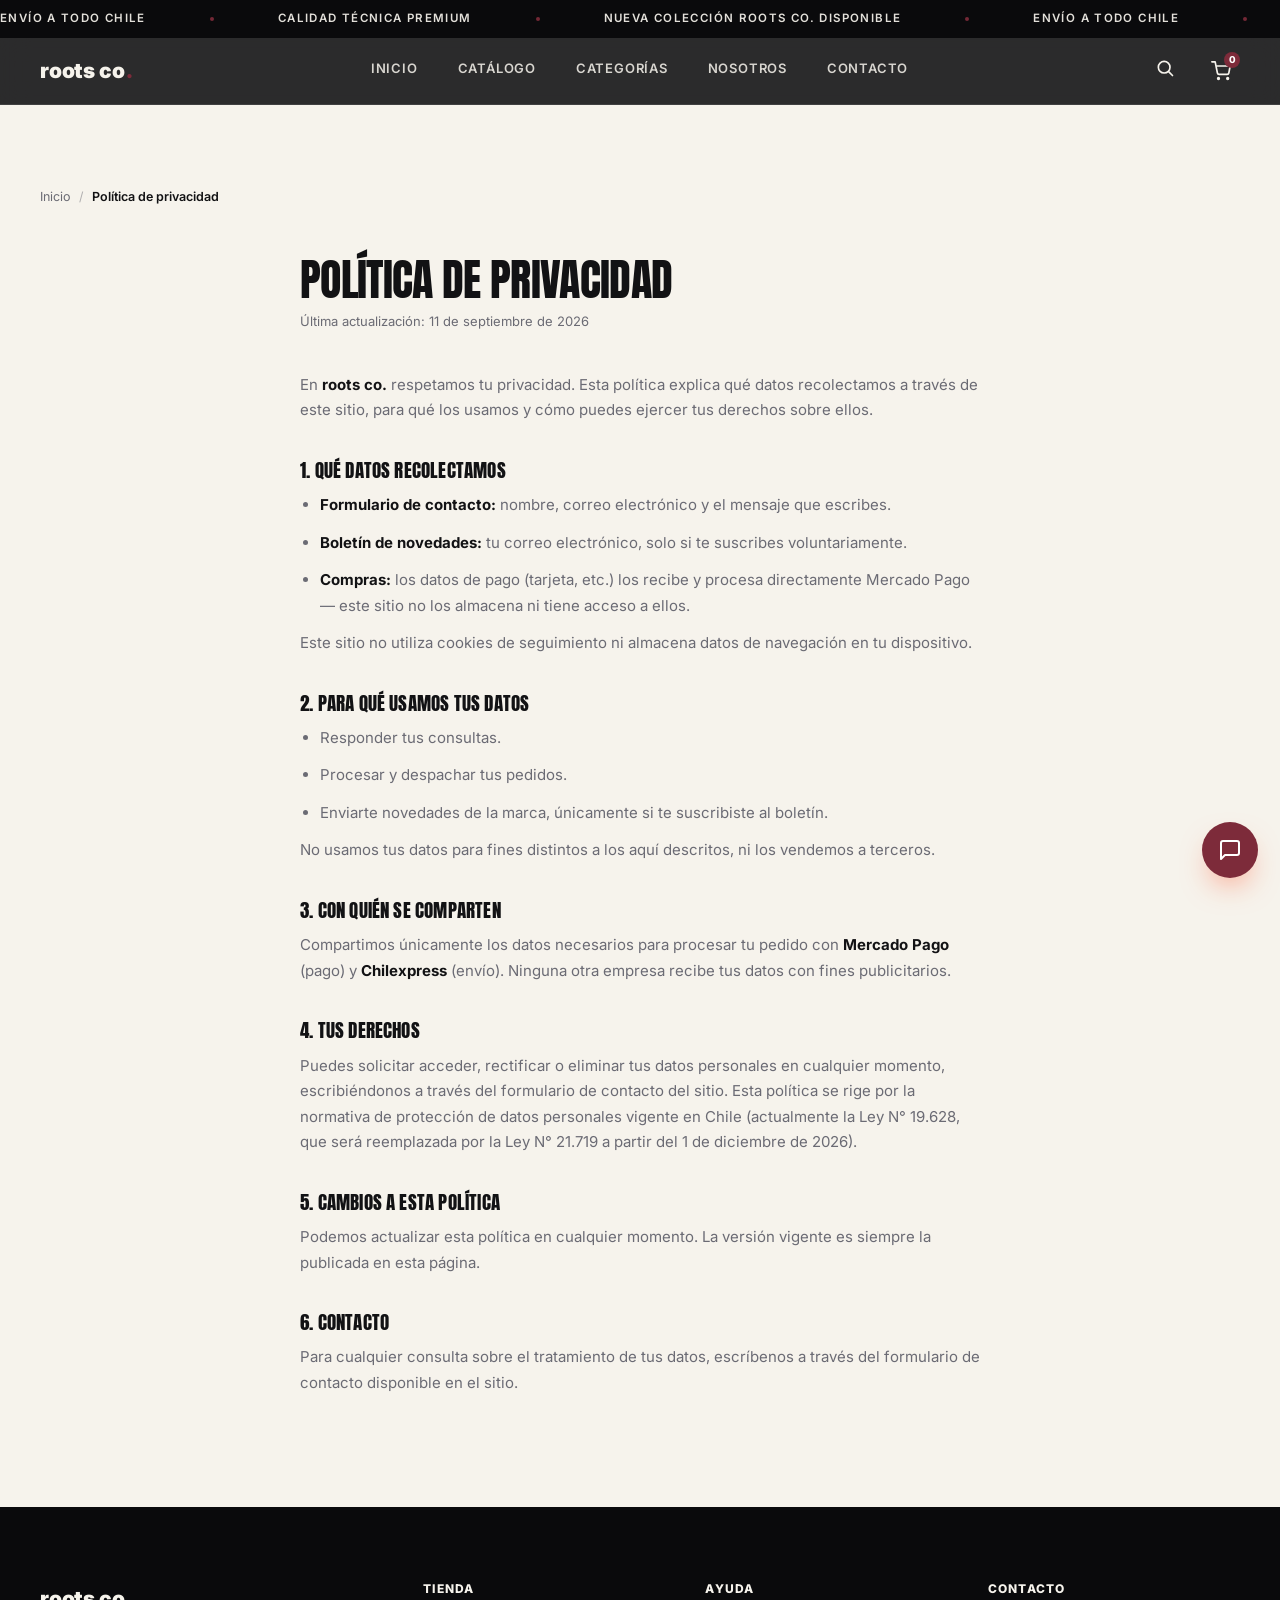
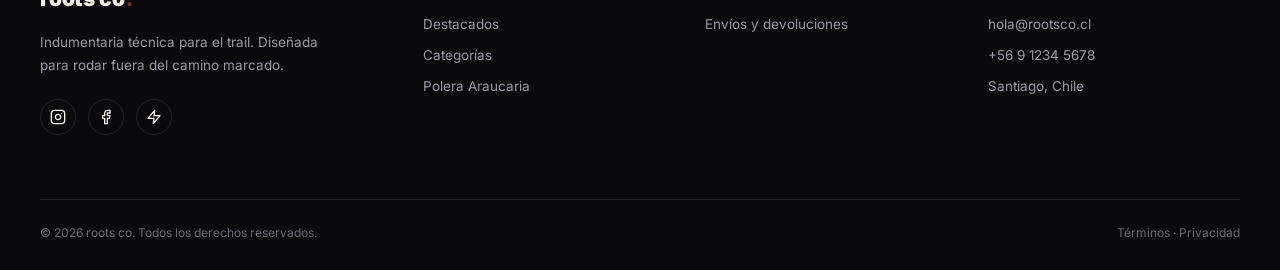
<file: privacidad.html>
<!doctype html>
<html lang="es">
<head>
<meta charset="UTF-8" />
<meta name="viewport" content="width=device-width, initial-scale=1.0" />
<title>Política de privacidad — roots co.</title>
<meta name="description" content="Política de privacidad de roots co." />
<link rel="icon" href="data:image/svg+xml,<svg xmlns=%22http://www.w3.org/2000/svg%22 viewBox=%220 0 100 100%22><text y=%22.9em%22 font-size=%2290%22 fill=%22%237d2b3a%22>r</text></svg>" />
<link rel="stylesheet" href="css/styles.css" />
</head>
<body>

<!-- ============ Announcement bar ============ -->
<div class="announce">
  <div class="announce-track" aria-hidden="true">
    <span>Envío a todo Chile</span>
    <span>Calidad técnica premium</span>
    <span>Nueva colección roots co. disponible</span>
    <span>Envío a todo Chile</span>
    <span>Calidad técnica premium</span>
    <span>Nueva colección roots co. disponible</span>
  </div>
</div>

<!-- ============ Header ============ -->
<header class="site-header is-solid" id="siteHeader">
  <div class="container">
    <a href="index.html" class="logo">roots co<span class="dot">.</span></a>

    <nav class="nav-desktop">
      <a href="index.html">Inicio</a>
      <a href="index.html#destacados">Catálogo</a>
      <a href="index.html#categorias">Categorías</a>
      <a href="index.html#nosotros">Nosotros</a>
      <a href="index.html#footer">Contacto</a>
    </nav>

    <div class="header-actions">
      <button class="icon-btn hide-mobile" id="searchBtn" aria-label="Buscar" type="button">
        <svg viewBox="0 0 24 24" fill="none" stroke="currentColor" stroke-width="2" stroke-linecap="round"><circle cx="11" cy="11" r="7"/><line x1="21" y1="21" x2="16.65" y2="16.65"/></svg>
      </button>
      <button class="icon-btn" id="cartBtn" aria-label="Carrito" type="button">
        <svg viewBox="0 0 24 24" fill="none" stroke="currentColor" stroke-width="2" stroke-linecap="round" stroke-linejoin="round"><circle cx="9" cy="21" r="1"/><circle cx="20" cy="21" r="1"/><path d="M1 1h4l2.68 13.39a2 2 0 0 0 2 1.61h9.72a2 2 0 0 0 2-1.61L23 6H6"/></svg>
        <span class="cart-count" id="cartCount">0</span>
      </button>
      <button class="nav-toggle" id="navToggle" aria-label="Abrir menú" type="button">
        <svg viewBox="0 0 24 24" fill="none" stroke="currentColor" stroke-width="2" stroke-linecap="round"><line x1="3" y1="7" x2="21" y2="7"/><line x1="3" y1="12" x2="21" y2="12"/><line x1="3" y1="17" x2="21" y2="17"/></svg>
      </button>
    </div>
  </div>
</header>

<!-- ============ Mobile nav ============ -->
<div class="nav-mobile" id="navMobile">
  <a href="index.html">Inicio</a>
  <a href="index.html#destacados">Catálogo</a>
  <a href="index.html#categorias">Categorías</a>
  <a href="index.html#nosotros">Nosotros</a>
  <a href="index.html#footer">Contacto</a>
  <div class="nav-mobile-foot">
    roots co.<br />
    hola@rootsco.cl · +56 9 1234 5678
  </div>
</div>

<div class="container">
  <nav class="breadcrumb" aria-label="Ruta de navegación">
    <a href="index.html">Inicio</a>
    <span class="sep">/</span>
    <span class="current">Política de privacidad</span>
  </nav>
</div>

<!-- ============ Legal content ============ -->
<section class="legal-page">
  <div class="container">
    <h1>Política de privacidad</h1>
    <p class="legal-updated">Última actualización: 11 de septiembre de 2026</p>

    <p>En <strong>roots co.</strong> respetamos tu privacidad. Esta política explica qué datos recolectamos a través de este sitio, para qué los usamos y cómo puedes ejercer tus derechos sobre ellos.</p>

    <h2>1. Qué datos recolectamos</h2>
    <ul>
      <li><strong>Formulario de contacto:</strong> nombre, correo electrónico y el mensaje que escribes.</li>
      <li><strong>Boletín de novedades:</strong> tu correo electrónico, solo si te suscribes voluntariamente.</li>
      <li><strong>Compras:</strong> los datos de pago (tarjeta, etc.) los recibe y procesa directamente Mercado Pago — este sitio no los almacena ni tiene acceso a ellos.</li>
    </ul>
    <p>Este sitio no utiliza cookies de seguimiento ni almacena datos de navegación en tu dispositivo.</p>

    <h2>2. Para qué usamos tus datos</h2>
    <ul>
      <li>Responder tus consultas.</li>
      <li>Procesar y despachar tus pedidos.</li>
      <li>Enviarte novedades de la marca, únicamente si te suscribiste al boletín.</li>
    </ul>
    <p>No usamos tus datos para fines distintos a los aquí descritos, ni los vendemos a terceros.</p>

    <h2>3. Con quién se comparten</h2>
    <p>Compartimos únicamente los datos necesarios para procesar tu pedido con <strong>Mercado Pago</strong> (pago) y <strong>Chilexpress</strong> (envío). Ninguna otra empresa recibe tus datos con fines publicitarios.</p>

    <h2>4. Tus derechos</h2>
    <p>Puedes solicitar acceder, rectificar o eliminar tus datos personales en cualquier momento, escribiéndonos a través del formulario de contacto del sitio. Esta política se rige por la normativa de protección de datos personales vigente en Chile (actualmente la Ley N° 19.628, que será reemplazada por la Ley N° 21.719 a partir del 1 de diciembre de 2026).</p>

    <h2>5. Cambios a esta política</h2>
    <p>Podemos actualizar esta política en cualquier momento. La versión vigente es siempre la publicada en esta página.</p>

    <h2>6. Contacto</h2>
    <p>Para cualquier consulta sobre el tratamiento de tus datos, escríbenos a través del formulario de contacto disponible en el sitio.</p>
  </div>
</section>

<!-- ============ Footer ============ -->
<footer class="site-footer" id="footer">
  <div class="container">
    <div class="footer-grid">
      <div class="footer-brand">
        <a href="index.html" class="logo">roots co<span class="dot">.</span></a>
        <p>Indumentaria técnica para el trail. Diseñada para rodar fuera del camino marcado.</p>
        <div class="footer-social">
          <a href="#" aria-label="Instagram"><svg viewBox="0 0 24 24" fill="none" stroke="currentColor" stroke-width="2" stroke-linecap="round" stroke-linejoin="round"><rect x="2" y="2" width="20" height="20" rx="5"/><path d="M16 11.37A4 4 0 1 1 12.63 8 4 4 0 0 1 16 11.37z"/><line x1="17.5" y1="6.5" x2="17.51" y2="6.5"/></svg></a>
          <a href="#" aria-label="Facebook"><svg viewBox="0 0 24 24" fill="none" stroke="currentColor" stroke-width="2" stroke-linecap="round" stroke-linejoin="round"><path d="M18 2h-3a5 5 0 0 0-5 5v3H7v4h3v8h4v-8h3l1-4h-4V7a1 1 0 0 1 1-1h3z"/></svg></a>
          <a href="#" aria-label="Strava"><svg viewBox="0 0 24 24" fill="none" stroke="currentColor" stroke-width="2" stroke-linecap="round" stroke-linejoin="round"><polygon points="13 2 3 14 12 14 11 22 21 10 12 10 13 2"/></svg></a>
        </div>
      </div>

      <div class="footer-col">
        <h4>Tienda</h4>
        <ul>
          <li><a href="index.html#destacados">Destacados</a></li>
          <li><a href="index.html#categorias">Categorías</a></li>
          <li><a href="producto.html?id=polera-araucaria">Polera Araucaria</a></li>
        </ul>
      </div>

      <div class="footer-col">
        <h4>Ayuda</h4>
        <ul>
          <li><a href="terminos.html">Envíos y devoluciones</a></li>
        </ul>
      </div>

      <div class="footer-col">
        <h4>Contacto</h4>
        <ul>
          <li>hola@rootsco.cl</li>
          <li>+56 9 1234 5678</li>
          <li>Santiago, Chile</li>
        </ul>
      </div>
    </div>

    <div class="footer-bottom">
      <span>© 2026 roots co. Todos los derechos reservados.</span>
      <span><a href="terminos.html">Términos</a> · <a href="privacidad.html">Privacidad</a></span>
    </div>
  </div>
</footer>

<!-- ============ Search overlay ============ -->
<div class="search-overlay" id="searchOverlay">
  <button class="search-close" id="searchClose" aria-label="Cerrar búsqueda" type="button">
    <svg viewBox="0 0 24 24" fill="none" stroke="currentColor" stroke-width="2" stroke-linecap="round"><line x1="18" y1="6" x2="6" y2="18"/><line x1="6" y1="6" x2="18" y2="18"/></svg>
  </button>
  <div class="search-panel">
    <form class="search-box" id="searchForm">
      <svg viewBox="0 0 24 24" fill="none" stroke="currentColor" stroke-width="2" stroke-linecap="round"><circle cx="11" cy="11" r="7"/><line x1="21" y1="21" x2="16.65" y2="16.65"/></svg>
      <input type="text" id="searchInput" placeholder="Buscar poleras, pantalones, guantes..." autocomplete="off" />
    </form>
    <div class="search-results" id="searchResults"></div>
  </div>
</div>

<!-- ============ Toast ============ -->
<div class="toast" id="toast">
  <svg viewBox="0 0 24 24" fill="none" stroke="currentColor" stroke-width="2" stroke-linecap="round" stroke-linejoin="round"><path d="M22 11.08V12a10 10 0 1 1-5.93-9.14"/><polyline points="22 4 12 14.01 9 11.01"/></svg>
  <span id="toastMsg">Producto agregado</span>
</div>

<!-- ============ Contact float ============ -->
<button class="contact-float" id="contactFloatBtn" aria-label="¿Tienes una pregunta? Escríbenos" type="button">
  <svg viewBox="0 0 24 24" fill="none" stroke="currentColor" stroke-width="2" stroke-linecap="round" stroke-linejoin="round"><path d="M21 15a2 2 0 0 1-2 2H7l-4 4V5a2 2 0 0 1 2-2h14a2 2 0 0 1 2 2z"/></svg>
</button>
<div class="contact-panel" id="contactPanel">
  <div class="contact-panel-head">
    <span>¿Tienes una pregunta?</span>
    <button class="contact-panel-close" id="contactPanelClose" aria-label="Cerrar" type="button">
      <svg viewBox="0 0 24 24" fill="none" stroke="currentColor" stroke-width="2" stroke-linecap="round"><line x1="18" y1="6" x2="6" y2="18"/><line x1="6" y1="6" x2="18" y2="18"/></svg>
    </button>
  </div>
  <p class="contact-panel-hint">Escríbenos y te respondemos a la brevedad.</p>
  <form id="contactForm" class="contact-form">
    <input type="text" name="nombre" placeholder="Tu nombre" required />
    <input type="email" name="correo" placeholder="Tu correo" required />
    <textarea name="mensaje" placeholder="Escribe tu pregunta..." rows="3" required></textarea>
    <input type="text" name="empresa" class="hp-field" tabindex="-1" autocomplete="off" aria-hidden="true" />
    <button type="submit" class="btn btn-primary">Enviar</button>
  </form>
</div>

<script src="js/products.js"></script>
<script src="js/main.js"></script>
</body>
</html>
</file>
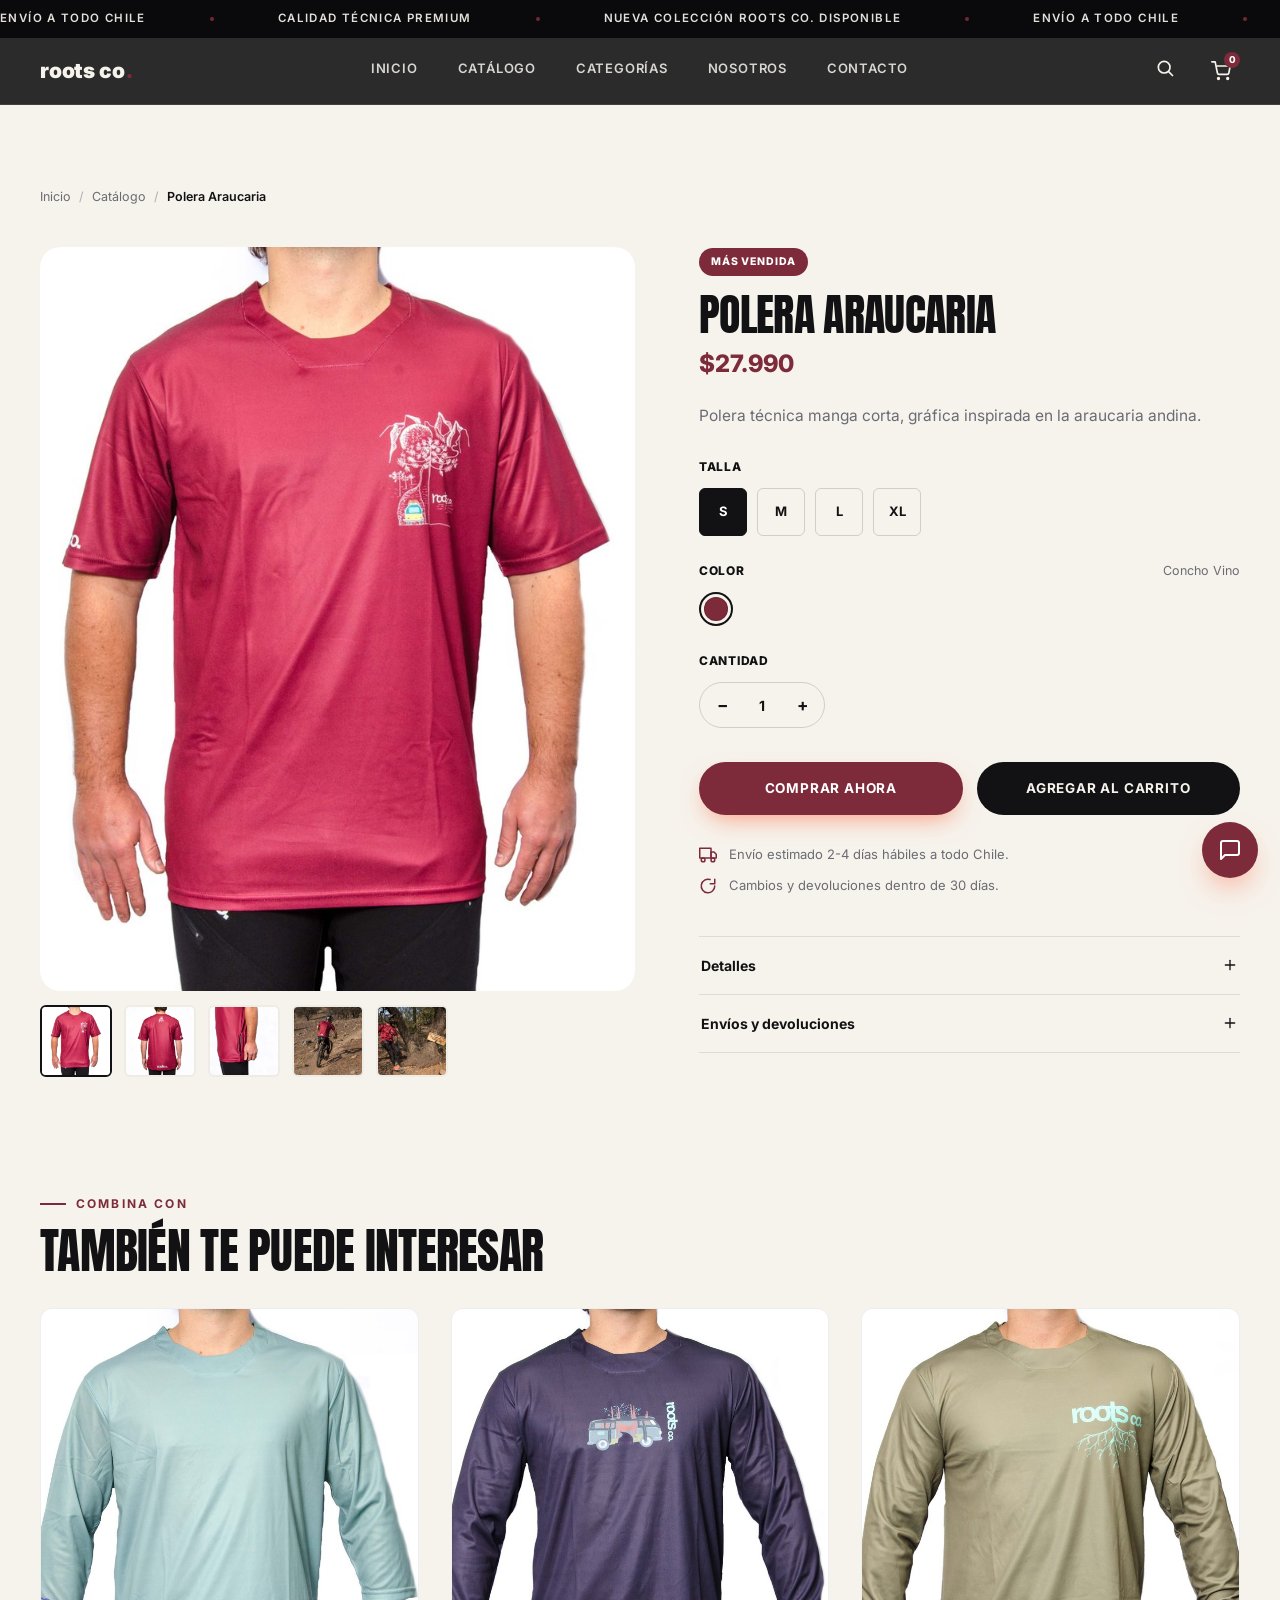
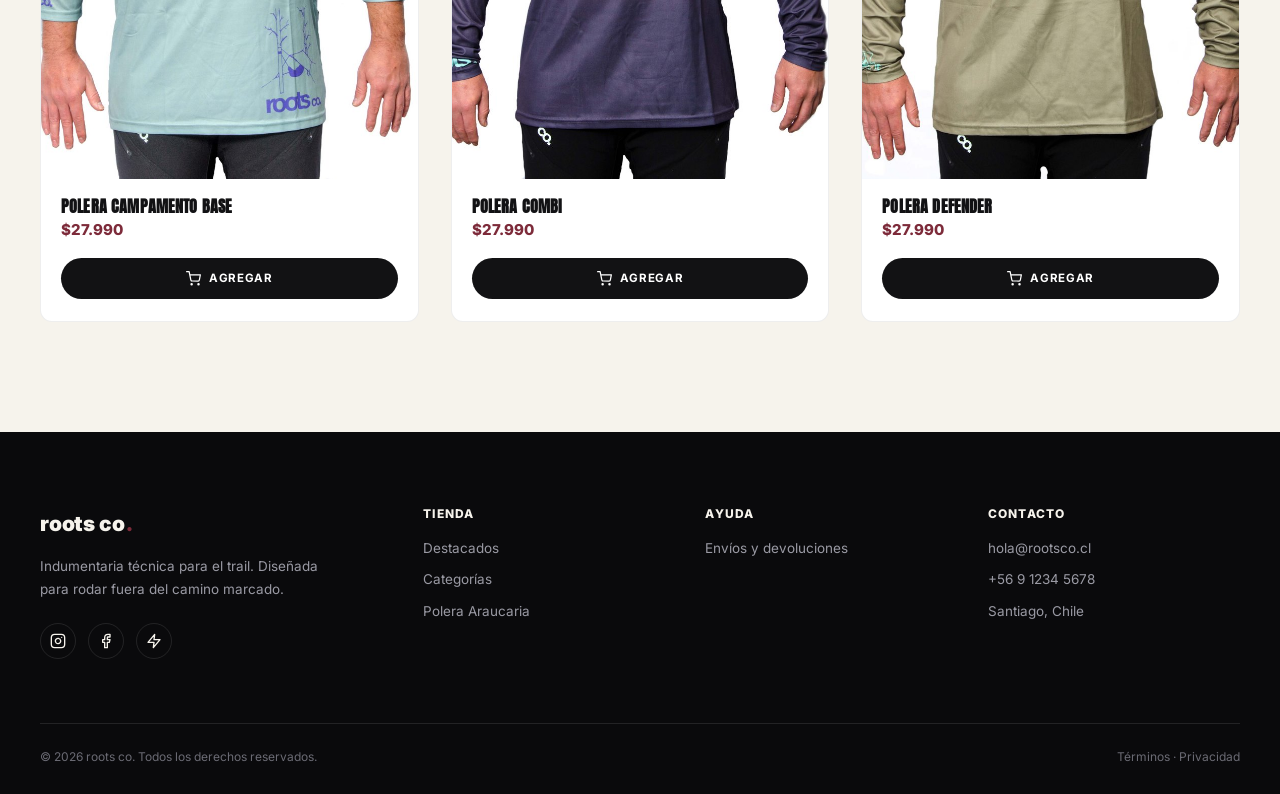
<file: producto.html>
<!doctype html>
<html lang="es">
<head>
<meta charset="UTF-8" />
<meta name="viewport" content="width=device-width, initial-scale=1.0" />
<title>Polera Araucaria — roots co.</title>
<meta name="description" content="Polera Araucaria roots co. — indumentaria técnica para trail y MTB. Elige tu talla." />
<link rel="icon" href="data:image/svg+xml,<svg xmlns=%22http://www.w3.org/2000/svg%22 viewBox=%220 0 100 100%22><text y=%22.9em%22 font-size=%2290%22 fill=%22%237d2b3a%22>r</text></svg>" />
<link rel="stylesheet" href="css/styles.css" />
</head>
<body>

<!-- ============ Announcement bar ============ -->
<div class="announce">
  <div class="announce-track" aria-hidden="true">
    <span>Envío a todo Chile</span>
    <span>Calidad técnica premium</span>
    <span>Nueva colección roots co. disponible</span>
    <span>Envío a todo Chile</span>
    <span>Calidad técnica premium</span>
    <span>Nueva colección roots co. disponible</span>
  </div>
</div>

<!-- ============ Header ============ -->
<header class="site-header is-solid" id="siteHeader">
  <div class="container">
    <a href="index.html" class="logo">roots co<span class="dot">.</span></a>

    <nav class="nav-desktop">
      <a href="index.html">Inicio</a>
      <a href="index.html#destacados">Catálogo</a>
      <a href="index.html#categorias">Categorías</a>
      <a href="index.html#nosotros">Nosotros</a>
      <a href="index.html#footer">Contacto</a>
    </nav>

    <div class="header-actions">
      <button class="icon-btn hide-mobile" id="searchBtn" aria-label="Buscar" type="button">
        <svg viewBox="0 0 24 24" fill="none" stroke="currentColor" stroke-width="2" stroke-linecap="round"><circle cx="11" cy="11" r="7"/><line x1="21" y1="21" x2="16.65" y2="16.65"/></svg>
      </button>
      <button class="icon-btn" id="cartBtn" aria-label="Carrito" type="button">
        <svg viewBox="0 0 24 24" fill="none" stroke="currentColor" stroke-width="2" stroke-linecap="round" stroke-linejoin="round"><circle cx="9" cy="21" r="1"/><circle cx="20" cy="21" r="1"/><path d="M1 1h4l2.68 13.39a2 2 0 0 0 2 1.61h9.72a2 2 0 0 0 2-1.61L23 6H6"/></svg>
        <span class="cart-count" id="cartCount">0</span>
      </button>
      <button class="nav-toggle" id="navToggle" aria-label="Abrir menú" type="button">
        <svg viewBox="0 0 24 24" fill="none" stroke="currentColor" stroke-width="2" stroke-linecap="round"><line x1="3" y1="7" x2="21" y2="7"/><line x1="3" y1="12" x2="21" y2="12"/><line x1="3" y1="17" x2="21" y2="17"/></svg>
      </button>
    </div>
  </div>
</header>

<!-- ============ Mobile nav ============ -->
<div class="nav-mobile" id="navMobile">
  <a href="index.html">Inicio</a>
  <a href="index.html#destacados">Catálogo</a>
  <a href="index.html#categorias">Categorías</a>
  <a href="index.html#nosotros">Nosotros</a>
  <a href="index.html#footer">Contacto</a>
  <div class="nav-mobile-foot">
    roots co.<br />
    hola@rootsco.cl · +56 9 1234 5678
  </div>
</div>

<div class="container">
  <nav class="breadcrumb" aria-label="Ruta de navegación">
    <a href="index.html">Inicio</a>
    <span class="sep">/</span>
    <a href="index.html#destacados">Catálogo</a>
    <span class="sep">/</span>
    <span class="current" id="breadcrumbCurrent">Polera Araucaria</span>
  </nav>
</div>

<!-- ============ Product detail ============ -->
<section class="pdp">
  <div class="container">
    <div class="pdp-grid">

      <!-- Gallery -->
      <div class="pdp-gallery">
        <div class="pdp-gallery-main" id="galleryMain">
          <img src="assets/images/productos/poleras/polera-araucaria-1.jpg" alt="Polera Araucaria, vista frontal" />
        </div>
        <div class="pdp-thumbs" id="pdpThumbs">
          <button class="pdp-thumb active" type="button" data-full="assets/images/productos/poleras/polera-araucaria-1.jpg" aria-label="Ver foto 1">
            <img src="assets/images/productos/poleras/polera-araucaria-1.jpg" alt="" />
          </button>
          <button class="pdp-thumb" type="button" data-full="assets/images/productos/poleras/polera-araucaria-2.jpg" aria-label="Ver foto 2">
            <img src="assets/images/productos/poleras/polera-araucaria-2.jpg" alt="" />
          </button>
          <button class="pdp-thumb" type="button" data-full="assets/images/productos/poleras/polera-araucaria-3.jpg" aria-label="Ver foto 3">
            <img src="assets/images/productos/poleras/polera-araucaria-3.jpg" alt="" />
          </button>
        </div>
      </div>

      <!-- Info -->
      <div class="pdp-info">
        <span class="product-badge accent" id="pdpBadge">Más vendida</span>
        <h1 class="pdp-title" id="pdpTitle">Polera Araucaria</h1>
        <p class="pdp-price" id="pdpPrice">$27.990</p>

        <p class="pdp-desc" id="pdpDesc">
          Polera técnica manga corta con gráfica inspirada en la araucaria andina. Tela liviana de secado rápido,
          pensada para rodar en el trail y para el después.
        </p>

        <div class="pdp-option">
          <div class="pdp-option-head">
            <span class="label">Talla</span>
          </div>
          <div class="pdp-sizes" data-size-group id="pdpSizes">
            <button type="button" class="pdp-size">S</button>
            <button type="button" class="pdp-size active">M</button>
            <button type="button" class="pdp-size">L</button>
            <button type="button" class="pdp-size">XL</button>
          </div>
        </div>

        <div class="pdp-option">
          <div class="pdp-option-head">
            <span class="label">Color</span>
            <span class="value" id="colorValue">Concho Vino</span>
          </div>
          <div class="pdp-colors" data-color-group id="pdpColors">
            <button type="button" class="pdp-color active" data-color-name="Concho Vino"><span style="background:#7d2b3a"></span></button>
          </div>
        </div>

        <div class="pdp-option">
          <div class="pdp-option-head">
            <span class="label">Cantidad</span>
          </div>
          <div class="pdp-qty" data-qty>
            <button type="button" data-qty-minus aria-label="Restar">−</button>
            <span data-qty-value>1</span>
            <button type="button" data-qty-plus aria-label="Sumar">+</button>
          </div>
        </div>

        <div class="pdp-actions">
          <button class="btn btn-primary" type="button" id="buyBtn" data-product-id="polera-araucaria">Comprar ahora</button>
          <button class="btn btn-dark" type="button" id="addCartBtn" data-add-cart data-name="Polera Araucaria">Agregar al carrito</button>
        </div>

        <div class="pdp-meta">
          <div class="pdp-meta-item">
            <svg viewBox="0 0 24 24" fill="none" stroke="currentColor" stroke-width="2" stroke-linecap="round" stroke-linejoin="round"><rect x="1" y="3" width="15" height="13"/><polygon points="16 8 20 8 23 11 23 16 16 16 16 8"/><circle cx="5.5" cy="18.5" r="2.5"/><circle cx="18.5" cy="18.5" r="2.5"/></svg>
            Envío estimado 2-4 días hábiles a todo Chile.
          </div>
          <div class="pdp-meta-item">
            <svg viewBox="0 0 24 24" fill="none" stroke="currentColor" stroke-width="2" stroke-linecap="round" stroke-linejoin="round"><path d="M21 12a9 9 0 1 1-6.219-8.56"/><polyline points="21 3 21 9 15 9"/></svg>
            Cambios y devoluciones dentro de 30 días.
          </div>
        </div>

        <div class="accordion">
          <div class="accordion-item">
            <button class="accordion-btn" type="button" data-accordion>
              Detalles
              <svg viewBox="0 0 24 24" fill="none" stroke="currentColor" stroke-width="2" stroke-linecap="round"><line x1="12" y1="5" x2="12" y2="19"/><line x1="5" y1="12" x2="19" y2="12"/></svg>
            </button>
            <div class="accordion-panel">
              <ul id="pdpDetails">
                <li>Producto de calidad.</li>
              </ul>
            </div>
          </div>
          <div class="accordion-item">
            <button class="accordion-btn" type="button" data-accordion>
              Envíos y devoluciones
              <svg viewBox="0 0 24 24" fill="none" stroke="currentColor" stroke-width="2" stroke-linecap="round"><line x1="12" y1="5" x2="12" y2="19"/><line x1="5" y1="12" x2="19" y2="12"/></svg>
            </button>
            <div class="accordion-panel">
              <p>Envío a todo Chile. Devoluciones dentro de 30 días desde la recepción.</p>
            </div>
          </div>
        </div>
      </div>

    </div>
  </div>
</section>

<!-- ============ Sticky buy bar (solo mobile) ============ -->
<div class="sticky-buy" id="stickyBuy">
  <div class="sticky-buy-info">
    <strong id="stickyBuyName"></strong>
    <span id="stickyBuyPrice"></span>
  </div>
  <button class="btn btn-primary" type="button" id="stickyBuyBtn">Comprar ahora</button>
</div>

<!-- ============ Related products ============ -->
<section class="related">
  <div class="container">
    <div class="section-head" data-reveal>
      <div>
        <p class="eyebrow">Combina con</p>
        <h2 class="section-title">También te puede interesar</h2>
      </div>
    </div>

    <div class="product-grid" id="relatedGrid"></div>
  </div>
</section>

<!-- ============ Footer ============ -->
<footer class="site-footer" id="footer">
  <div class="container">
    <div class="footer-grid">
      <div class="footer-brand">
        <a href="index.html" class="logo">roots co<span class="dot">.</span></a>
        <p>Indumentaria técnica para el trail. Diseñada para rodar fuera del camino marcado.</p>
        <div class="footer-social">
          <a href="#" aria-label="Instagram"><svg viewBox="0 0 24 24" fill="none" stroke="currentColor" stroke-width="2" stroke-linecap="round" stroke-linejoin="round"><rect x="2" y="2" width="20" height="20" rx="5"/><path d="M16 11.37A4 4 0 1 1 12.63 8 4 4 0 0 1 16 11.37z"/><line x1="17.5" y1="6.5" x2="17.51" y2="6.5"/></svg></a>
          <a href="#" aria-label="Facebook"><svg viewBox="0 0 24 24" fill="none" stroke="currentColor" stroke-width="2" stroke-linecap="round" stroke-linejoin="round"><path d="M18 2h-3a5 5 0 0 0-5 5v3H7v4h3v8h4v-8h3l1-4h-4V7a1 1 0 0 1 1-1h3z"/></svg></a>
          <a href="#" aria-label="Strava"><svg viewBox="0 0 24 24" fill="none" stroke="currentColor" stroke-width="2" stroke-linecap="round" stroke-linejoin="round"><polygon points="13 2 3 14 12 14 11 22 21 10 12 10 13 2"/></svg></a>
        </div>
      </div>

      <div class="footer-col">
        <h4>Tienda</h4>
        <ul>
          <li><a href="index.html#destacados">Destacados</a></li>
          <li><a href="index.html#categorias">Categorías</a></li>
          <li><a href="producto.html?id=polera-araucaria">Polera Araucaria</a></li>
        </ul>
      </div>

      <div class="footer-col">
        <h4>Ayuda</h4>
        <ul>
          <li><a href="terminos.html">Envíos y devoluciones</a></li>
        </ul>
      </div>

      <div class="footer-col">
        <h4>Contacto</h4>
        <ul>
          <li>hola@rootsco.cl</li>
          <li>+56 9 1234 5678</li>
          <li>Santiago, Chile</li>
        </ul>
      </div>
    </div>

    <div class="footer-bottom">
      <span>© 2026 roots co. Todos los derechos reservados.</span>
      <span><a href="terminos.html">Términos</a> · <a href="privacidad.html">Privacidad</a></span>
    </div>
  </div>
</footer>

<!-- ============ Search overlay ============ -->
<div class="search-overlay" id="searchOverlay">
  <button class="search-close" id="searchClose" aria-label="Cerrar búsqueda" type="button">
    <svg viewBox="0 0 24 24" fill="none" stroke="currentColor" stroke-width="2" stroke-linecap="round"><line x1="18" y1="6" x2="6" y2="18"/><line x1="6" y1="6" x2="18" y2="18"/></svg>
  </button>
  <div class="search-panel">
    <form class="search-box" id="searchForm">
      <svg viewBox="0 0 24 24" fill="none" stroke="currentColor" stroke-width="2" stroke-linecap="round"><circle cx="11" cy="11" r="7"/><line x1="21" y1="21" x2="16.65" y2="16.65"/></svg>
      <input type="text" id="searchInput" placeholder="Buscar poleras, pantalones, guantes..." autocomplete="off" />
    </form>
    <div class="search-results" id="searchResults"></div>
  </div>
</div>

<!-- ============ Toast ============ -->
<div class="toast" id="toast">
  <svg viewBox="0 0 24 24" fill="none" stroke="currentColor" stroke-width="2" stroke-linecap="round" stroke-linejoin="round"><path d="M22 11.08V12a10 10 0 1 1-5.93-9.14"/><polyline points="22 4 12 14.01 9 11.01"/></svg>
  <span id="toastMsg">Producto agregado</span>
</div>

<!-- ============ Contact float ============ -->
<button class="contact-float" id="contactFloatBtn" aria-label="¿Tienes una pregunta? Escríbenos" type="button">
  <svg viewBox="0 0 24 24" fill="none" stroke="currentColor" stroke-width="2" stroke-linecap="round" stroke-linejoin="round"><path d="M21 15a2 2 0 0 1-2 2H7l-4 4V5a2 2 0 0 1 2-2h14a2 2 0 0 1 2 2z"/></svg>
</button>
<div class="contact-panel" id="contactPanel">
  <div class="contact-panel-head">
    <span>¿Tienes una pregunta?</span>
    <button class="contact-panel-close" id="contactPanelClose" aria-label="Cerrar" type="button">
      <svg viewBox="0 0 24 24" fill="none" stroke="currentColor" stroke-width="2" stroke-linecap="round"><line x1="18" y1="6" x2="6" y2="18"/><line x1="6" y1="6" x2="18" y2="18"/></svg>
    </button>
  </div>
  <p class="contact-panel-hint">Escríbenos y te respondemos a la brevedad.</p>
  <form id="contactForm" class="contact-form">
    <input type="text" name="nombre" placeholder="Tu nombre" required />
    <input type="email" name="correo" placeholder="Tu correo" required />
    <textarea name="mensaje" placeholder="Escribe tu pregunta..." rows="3" required></textarea>
    <input type="text" name="empresa" class="hp-field" tabindex="-1" autocomplete="off" aria-hidden="true" />
    <button type="submit" class="btn btn-primary">Enviar</button>
  </form>
</div>

<!-- ============ Checkout: datos de entrega ============ -->
<div class="checkout-overlay" id="checkoutOverlay">
  <div class="checkout-modal">
    <div class="checkout-modal-head">
      <span>Datos de entrega</span>
      <button class="checkout-modal-close" id="checkoutClose" aria-label="Cerrar" type="button">
        <svg viewBox="0 0 24 24" fill="none" stroke="currentColor" stroke-width="2" stroke-linecap="round"><line x1="18" y1="6" x2="6" y2="18"/><line x1="6" y1="6" x2="18" y2="18"/></svg>
      </button>
    </div>
    <p class="checkout-modal-hint">Para saber dónde enviarte el pedido y calcular el costo de envío.</p>
    <form id="checkoutForm" class="checkout-form">
      <div class="checkout-form-row">
        <input type="text" name="nombre" placeholder="Nombre" required />
        <input type="text" name="apellido" placeholder="Apellido" required />
      </div>
      <input type="text" name="direccion" placeholder="Dirección (calle y número)" required />
      <input type="text" name="comuna" placeholder="Comuna" required />
      <select name="zona" id="checkoutZona" required>
        <option value="" disabled selected>Región</option>
        <option value="rm">Región Metropolitana</option>
        <option value="otras">Otra región de Chile</option>
      </select>
      <input type="tel" name="telefono" placeholder="Número telefónico" required />
      <div class="checkout-summary">
        <span>Envío</span>
        <strong id="checkoutShippingLabel">Elige una zona</strong>
      </div>
      <button type="submit" class="btn btn-primary" id="checkoutSubmitBtn">Continuar al pago</button>
    </form>
  </div>
</div>

<script src="js/products.js"></script>
<script src="js/producto.js"></script>
<script src="js/main.js"></script>
</body>
</html>
</file>
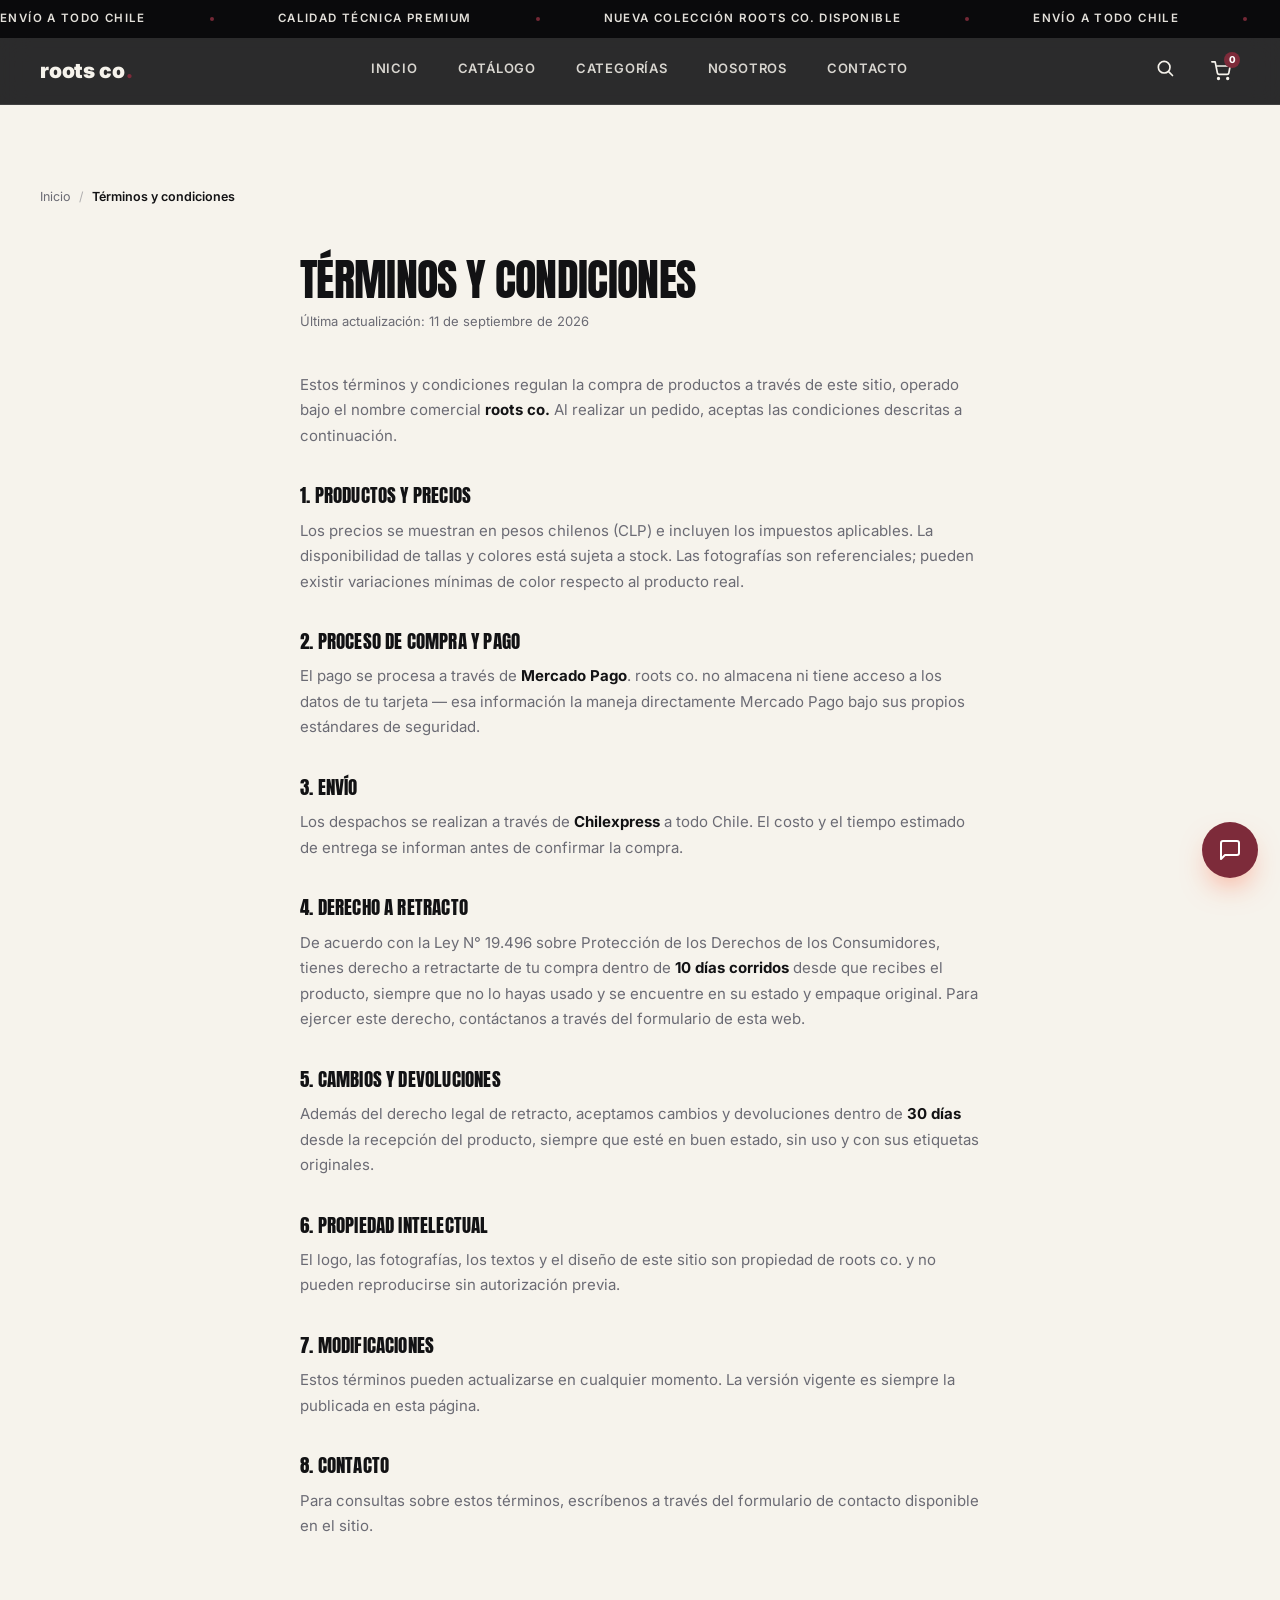
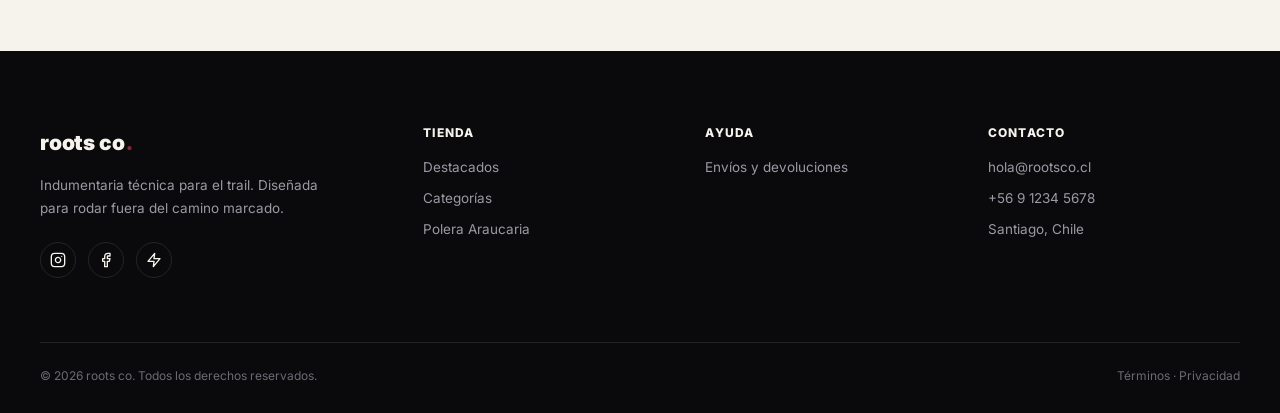
<file: terminos.html>
<!doctype html>
<html lang="es">
<head>
<meta charset="UTF-8" />
<meta name="viewport" content="width=device-width, initial-scale=1.0" />
<title>Términos y condiciones — roots co.</title>
<meta name="description" content="Términos y condiciones de compra de roots co." />
<link rel="icon" href="data:image/svg+xml,<svg xmlns=%22http://www.w3.org/2000/svg%22 viewBox=%220 0 100 100%22><text y=%22.9em%22 font-size=%2290%22 fill=%22%237d2b3a%22>r</text></svg>" />
<link rel="stylesheet" href="css/styles.css" />
</head>
<body>

<!-- ============ Announcement bar ============ -->
<div class="announce">
  <div class="announce-track" aria-hidden="true">
    <span>Envío a todo Chile</span>
    <span>Calidad técnica premium</span>
    <span>Nueva colección roots co. disponible</span>
    <span>Envío a todo Chile</span>
    <span>Calidad técnica premium</span>
    <span>Nueva colección roots co. disponible</span>
  </div>
</div>

<!-- ============ Header ============ -->
<header class="site-header is-solid" id="siteHeader">
  <div class="container">
    <a href="index.html" class="logo">roots co<span class="dot">.</span></a>

    <nav class="nav-desktop">
      <a href="index.html">Inicio</a>
      <a href="index.html#destacados">Catálogo</a>
      <a href="index.html#categorias">Categorías</a>
      <a href="index.html#nosotros">Nosotros</a>
      <a href="index.html#footer">Contacto</a>
    </nav>

    <div class="header-actions">
      <button class="icon-btn hide-mobile" id="searchBtn" aria-label="Buscar" type="button">
        <svg viewBox="0 0 24 24" fill="none" stroke="currentColor" stroke-width="2" stroke-linecap="round"><circle cx="11" cy="11" r="7"/><line x1="21" y1="21" x2="16.65" y2="16.65"/></svg>
      </button>
      <button class="icon-btn" id="cartBtn" aria-label="Carrito" type="button">
        <svg viewBox="0 0 24 24" fill="none" stroke="currentColor" stroke-width="2" stroke-linecap="round" stroke-linejoin="round"><circle cx="9" cy="21" r="1"/><circle cx="20" cy="21" r="1"/><path d="M1 1h4l2.68 13.39a2 2 0 0 0 2 1.61h9.72a2 2 0 0 0 2-1.61L23 6H6"/></svg>
        <span class="cart-count" id="cartCount">0</span>
      </button>
      <button class="nav-toggle" id="navToggle" aria-label="Abrir menú" type="button">
        <svg viewBox="0 0 24 24" fill="none" stroke="currentColor" stroke-width="2" stroke-linecap="round"><line x1="3" y1="7" x2="21" y2="7"/><line x1="3" y1="12" x2="21" y2="12"/><line x1="3" y1="17" x2="21" y2="17"/></svg>
      </button>
    </div>
  </div>
</header>

<!-- ============ Mobile nav ============ -->
<div class="nav-mobile" id="navMobile">
  <a href="index.html">Inicio</a>
  <a href="index.html#destacados">Catálogo</a>
  <a href="index.html#categorias">Categorías</a>
  <a href="index.html#nosotros">Nosotros</a>
  <a href="index.html#footer">Contacto</a>
  <div class="nav-mobile-foot">
    roots co.<br />
    hola@rootsco.cl · +56 9 1234 5678
  </div>
</div>

<div class="container">
  <nav class="breadcrumb" aria-label="Ruta de navegación">
    <a href="index.html">Inicio</a>
    <span class="sep">/</span>
    <span class="current">Términos y condiciones</span>
  </nav>
</div>

<!-- ============ Legal content ============ -->
<section class="legal-page">
  <div class="container">
    <h1>Términos y condiciones</h1>
    <p class="legal-updated">Última actualización: 11 de septiembre de 2026</p>

    <p>Estos términos y condiciones regulan la compra de productos a través de este sitio, operado bajo el nombre comercial <strong>roots co.</strong> Al realizar un pedido, aceptas las condiciones descritas a continuación.</p>

    <h2>1. Productos y precios</h2>
    <p>Los precios se muestran en pesos chilenos (CLP) e incluyen los impuestos aplicables. La disponibilidad de tallas y colores está sujeta a stock. Las fotografías son referenciales; pueden existir variaciones mínimas de color respecto al producto real.</p>

    <h2>2. Proceso de compra y pago</h2>
    <p>El pago se procesa a través de <strong>Mercado Pago</strong>. roots co. no almacena ni tiene acceso a los datos de tu tarjeta — esa información la maneja directamente Mercado Pago bajo sus propios estándares de seguridad.</p>

    <h2>3. Envío</h2>
    <p>Los despachos se realizan a través de <strong>Chilexpress</strong> a todo Chile. El costo y el tiempo estimado de entrega se informan antes de confirmar la compra.</p>

    <h2>4. Derecho a retracto</h2>
    <p>De acuerdo con la Ley N° 19.496 sobre Protección de los Derechos de los Consumidores, tienes derecho a retractarte de tu compra dentro de <strong>10 días corridos</strong> desde que recibes el producto, siempre que no lo hayas usado y se encuentre en su estado y empaque original. Para ejercer este derecho, contáctanos a través del formulario de esta web.</p>

    <h2>5. Cambios y devoluciones</h2>
    <p>Además del derecho legal de retracto, aceptamos cambios y devoluciones dentro de <strong>30 días</strong> desde la recepción del producto, siempre que esté en buen estado, sin uso y con sus etiquetas originales.</p>

    <h2>6. Propiedad intelectual</h2>
    <p>El logo, las fotografías, los textos y el diseño de este sitio son propiedad de roots co. y no pueden reproducirse sin autorización previa.</p>

    <h2>7. Modificaciones</h2>
    <p>Estos términos pueden actualizarse en cualquier momento. La versión vigente es siempre la publicada en esta página.</p>

    <h2>8. Contacto</h2>
    <p>Para consultas sobre estos términos, escríbenos a través del formulario de contacto disponible en el sitio.</p>
  </div>
</section>

<!-- ============ Footer ============ -->
<footer class="site-footer" id="footer">
  <div class="container">
    <div class="footer-grid">
      <div class="footer-brand">
        <a href="index.html" class="logo">roots co<span class="dot">.</span></a>
        <p>Indumentaria técnica para el trail. Diseñada para rodar fuera del camino marcado.</p>
        <div class="footer-social">
          <a href="#" aria-label="Instagram"><svg viewBox="0 0 24 24" fill="none" stroke="currentColor" stroke-width="2" stroke-linecap="round" stroke-linejoin="round"><rect x="2" y="2" width="20" height="20" rx="5"/><path d="M16 11.37A4 4 0 1 1 12.63 8 4 4 0 0 1 16 11.37z"/><line x1="17.5" y1="6.5" x2="17.51" y2="6.5"/></svg></a>
          <a href="#" aria-label="Facebook"><svg viewBox="0 0 24 24" fill="none" stroke="currentColor" stroke-width="2" stroke-linecap="round" stroke-linejoin="round"><path d="M18 2h-3a5 5 0 0 0-5 5v3H7v4h3v8h4v-8h3l1-4h-4V7a1 1 0 0 1 1-1h3z"/></svg></a>
          <a href="#" aria-label="Strava"><svg viewBox="0 0 24 24" fill="none" stroke="currentColor" stroke-width="2" stroke-linecap="round" stroke-linejoin="round"><polygon points="13 2 3 14 12 14 11 22 21 10 12 10 13 2"/></svg></a>
        </div>
      </div>

      <div class="footer-col">
        <h4>Tienda</h4>
        <ul>
          <li><a href="index.html#destacados">Destacados</a></li>
          <li><a href="index.html#categorias">Categorías</a></li>
          <li><a href="producto.html?id=polera-araucaria">Polera Araucaria</a></li>
        </ul>
      </div>

      <div class="footer-col">
        <h4>Ayuda</h4>
        <ul>
          <li><a href="terminos.html">Envíos y devoluciones</a></li>
        </ul>
      </div>

      <div class="footer-col">
        <h4>Contacto</h4>
        <ul>
          <li>hola@rootsco.cl</li>
          <li>+56 9 1234 5678</li>
          <li>Santiago, Chile</li>
        </ul>
      </div>
    </div>

    <div class="footer-bottom">
      <span>© 2026 roots co. Todos los derechos reservados.</span>
      <span><a href="terminos.html">Términos</a> · <a href="privacidad.html">Privacidad</a></span>
    </div>
  </div>
</footer>

<!-- ============ Search overlay ============ -->
<div class="search-overlay" id="searchOverlay">
  <button class="search-close" id="searchClose" aria-label="Cerrar búsqueda" type="button">
    <svg viewBox="0 0 24 24" fill="none" stroke="currentColor" stroke-width="2" stroke-linecap="round"><line x1="18" y1="6" x2="6" y2="18"/><line x1="6" y1="6" x2="18" y2="18"/></svg>
  </button>
  <div class="search-panel">
    <form class="search-box" id="searchForm">
      <svg viewBox="0 0 24 24" fill="none" stroke="currentColor" stroke-width="2" stroke-linecap="round"><circle cx="11" cy="11" r="7"/><line x1="21" y1="21" x2="16.65" y2="16.65"/></svg>
      <input type="text" id="searchInput" placeholder="Buscar poleras, pantalones, guantes..." autocomplete="off" />
    </form>
    <div class="search-results" id="searchResults"></div>
  </div>
</div>

<!-- ============ Toast ============ -->
<div class="toast" id="toast">
  <svg viewBox="0 0 24 24" fill="none" stroke="currentColor" stroke-width="2" stroke-linecap="round" stroke-linejoin="round"><path d="M22 11.08V12a10 10 0 1 1-5.93-9.14"/><polyline points="22 4 12 14.01 9 11.01"/></svg>
  <span id="toastMsg">Producto agregado</span>
</div>

<!-- ============ Contact float ============ -->
<button class="contact-float" id="contactFloatBtn" aria-label="¿Tienes una pregunta? Escríbenos" type="button">
  <svg viewBox="0 0 24 24" fill="none" stroke="currentColor" stroke-width="2" stroke-linecap="round" stroke-linejoin="round"><path d="M21 15a2 2 0 0 1-2 2H7l-4 4V5a2 2 0 0 1 2-2h14a2 2 0 0 1 2 2z"/></svg>
</button>
<div class="contact-panel" id="contactPanel">
  <div class="contact-panel-head">
    <span>¿Tienes una pregunta?</span>
    <button class="contact-panel-close" id="contactPanelClose" aria-label="Cerrar" type="button">
      <svg viewBox="0 0 24 24" fill="none" stroke="currentColor" stroke-width="2" stroke-linecap="round"><line x1="18" y1="6" x2="6" y2="18"/><line x1="6" y1="6" x2="18" y2="18"/></svg>
    </button>
  </div>
  <p class="contact-panel-hint">Escríbenos y te respondemos a la brevedad.</p>
  <form id="contactForm" class="contact-form">
    <input type="text" name="nombre" placeholder="Tu nombre" required />
    <input type="email" name="correo" placeholder="Tu correo" required />
    <textarea name="mensaje" placeholder="Escribe tu pregunta..." rows="3" required></textarea>
    <input type="text" name="empresa" class="hp-field" tabindex="-1" autocomplete="off" aria-hidden="true" />
    <button type="submit" class="btn btn-primary">Enviar</button>
  </form>
</div>

<script src="js/products.js"></script>
<script src="js/main.js"></script>
</body>
</html>
</file>
<file: css/styles.css>
/* ==========================================================================
   ROOTS CO. — estilos del sitio
   ========================================================================== */

/* ---------- Fonts ---------- */
@import url('https://fonts.googleapis.com/css2?family=Anton&family=Inter:wght@400;500;600;700;800;900&display=swap');

/* ---------- Tokens ---------- */
:root {
  --c-black: #0a0a0c;
  --c-black-soft: #131316;
  --c-card: #1a1a1e;
  --c-card-2: #202024;
  --c-white: #f6f3ec;
  --c-white-pure: #ffffff;
  --c-ink: #121214;
  --c-muted: #9a9aa4;
  --c-muted-light: #6b6b74;
  --c-line: rgba(255, 255, 255, 0.1);
  --c-line-dark: rgba(18, 18, 20, 0.1);
  --c-accent: #7d2b3a;
  --c-accent-dark: #5c1f2a;
  --c-accent-light: #a8455a;
  --c-accent-soft: rgba(125, 43, 58, 0.12);

  --font-display: 'Anton', 'Inter', sans-serif;
  --font-body: 'Inter', -apple-system, BlinkMacSystemFont, sans-serif;

  --container: 1280px;
  --radius-sm: 6px;
  --radius-md: 12px;
  --radius-lg: 20px;
  --ease: cubic-bezier(0.22, 1, 0.36, 1);
}

/* ---------- Reset ---------- */
* , *::before, *::after { box-sizing: border-box; margin: 0; padding: 0; }

html { scroll-behavior: smooth; }

body {
  font-family: var(--font-body);
  background: var(--c-white);
  color: var(--c-ink);
  line-height: 1.5;
  -webkit-font-smoothing: antialiased;
  overflow-x: hidden;
}

img, video { max-width: 100%; display: block; }
a { color: inherit; text-decoration: none; }
ul { list-style: none; }
button { font: inherit; cursor: pointer; border: none; background: none; color: inherit; }
input { font: inherit; }

.container {
  width: 100%;
  max-width: var(--container);
  margin: 0 auto;
  padding: 0 24px;
}

@media (min-width: 768px) {
  .container { padding: 0 40px; }
}

section { position: relative; }

.eyebrow {
  display: inline-flex;
  align-items: center;
  gap: 10px;
  font-size: 12px;
  font-weight: 700;
  letter-spacing: 0.18em;
  text-transform: uppercase;
  color: var(--c-accent);
  margin-bottom: 14px;
}
.eyebrow::before {
  content: '';
  width: 26px;
  height: 2px;
  background: var(--c-accent);
  display: inline-block;
}

.section-head {
  display: flex;
  flex-wrap: wrap;
  align-items: flex-end;
  justify-content: space-between;
  gap: 20px;
  margin-bottom: 44px;
}

h1, h2, h3, h4 {
  font-family: var(--font-display);
  font-weight: 400;
  letter-spacing: 0.01em;
  line-height: 1.02;
  text-transform: uppercase;
}

.section-title {
  font-size: clamp(30px, 4.4vw, 48px);
  letter-spacing: -0.015em;
}

.section-sub {
  color: var(--c-muted-light);
  max-width: 46ch;
  font-size: 15.5px;
}
.section-sub.on-dark { color: var(--c-muted); }

.btn {
  display: inline-flex;
  align-items: center;
  justify-content: center;
  gap: 10px;
  padding: 16px 34px;
  border-radius: 999px;
  font-weight: 700;
  font-size: 13.5px;
  letter-spacing: 0.06em;
  text-transform: uppercase;
  transition: transform 0.35s var(--ease), background-color 0.25s ease, color 0.25s ease, border-color .25s ease, box-shadow .25s ease;
  white-space: nowrap;
}
.btn-primary {
  background: var(--c-accent);
  color: #fff;
  box-shadow: 0 10px 24px -8px rgba(255, 75, 31, 0.55);
}
.btn-primary:hover { background: var(--c-accent-dark); transform: translateY(-2px); }

.btn-ghost {
  background: transparent;
  color: var(--c-white);
  border: 1.5px solid rgba(247, 246, 243, 0.35);
}
.btn-ghost:hover { border-color: var(--c-white); background: rgba(247, 246, 243, 0.08); transform: translateY(-2px); }

.btn-dark {
  background: var(--c-ink);
  color: var(--c-white);
}
.btn-dark:hover { background: var(--c-black); transform: translateY(-2px); }
.btn:active { transform: scale(0.97); transition-duration: .12s; }

.btn-block { width: 100%; }
.btn-sm { padding: 11px 22px; font-size: 12px; }

/* ---------- Announcement bar ---------- */
.announce {
  background: var(--c-black);
  color: var(--c-white);
  overflow: hidden;
  height: 38px;
}
.announce-track {
  display: flex;
  align-items: center;
  height: 100%;
  gap: 64px;
  width: max-content;
  animation: marquee 22s linear infinite;
}
.announce-track span {
  font-size: 11.5px;
  font-weight: 600;
  letter-spacing: 0.12em;
  text-transform: uppercase;
  color: var(--c-white);
  opacity: 0.92;
  display: inline-flex;
  align-items: center;
  gap: 10px;
}
.announce-track span::after {
  content: '';
  width: 4px;
  height: 4px;
  border-radius: 50%;
  background: var(--c-accent);
  display: inline-block;
  margin-left: 54px;
}
@keyframes marquee {
  from { transform: translateX(0); }
  to { transform: translateX(-50%); }
}
@media (prefers-reduced-motion: reduce) {
  .announce-track { animation: none; }
}
@media (prefers-reduced-transparency: reduce) {
  .site-header.is-solid { background: var(--c-black); backdrop-filter: none; -webkit-backdrop-filter: none; }
  .search-overlay { background: var(--c-black); backdrop-filter: none; -webkit-backdrop-filter: none; }
  .about-stats { background: var(--c-black); backdrop-filter: none; }
}

/* ---------- Header ---------- */
.site-header {
  position: fixed;
  top: 38px;
  left: 0;
  right: 0;
  z-index: 100;
  padding: 22px 0;
  transition: background-color 0.4s var(--ease), padding 0.4s var(--ease), top .3s var(--ease), box-shadow .4s ease, border-color .4s ease;
  border-bottom: 1px solid transparent;
}
.site-header.is-solid {
  background: rgba(10, 10, 12, 0.86);
  backdrop-filter: blur(14px);
  -webkit-backdrop-filter: blur(14px);
  padding: 14px 0;
  border-bottom-color: var(--c-line);
}
.site-header.no-announce { top: 0; }
.site-header .container {
  display: flex;
  align-items: center;
  justify-content: space-between;
  gap: 20px;
}

.logo {
  font-family: var(--font-body);
  font-weight: 900;
  font-size: 21px;
  letter-spacing: -0.01em;
  text-transform: lowercase;
  color: var(--c-white);
  display: flex;
  align-items: center;
  gap: 2px;
}
.logo .dot { color: var(--c-accent); }

.nav-desktop {
  display: none;
}
@media (min-width: 900px) {
  .nav-desktop { display: flex; align-items: center; gap: 40px; }
}
.nav-desktop a {
  font-size: 13px;
  font-weight: 600;
  letter-spacing: 0.06em;
  text-transform: uppercase;
  color: var(--c-white);
  opacity: 0.85;
  position: relative;
  padding-bottom: 4px;
  transition: opacity .25s ease;
}
.nav-desktop a:hover { opacity: 1; }
.nav-desktop a::after {
  content: '';
  position: absolute;
  left: 0; bottom: 0;
  width: 0; height: 1.5px;
  background: var(--c-accent);
  transition: width .3s var(--ease);
}
.nav-desktop a:hover::after { width: 100%; }

.header-actions {
  display: flex;
  align-items: center;
  gap: 18px;
}
.icon-btn {
  color: var(--c-white);
  display: inline-flex;
  align-items: center;
  justify-content: center;
  width: 38px;
  height: 38px;
  border-radius: 50%;
  transition: background .25s ease;
  position: relative;
}
.icon-btn:hover { background: rgba(247,246,243,0.1); }
.icon-btn svg { width: 20px; height: 20px; }
.cart-count {
  position: absolute;
  top: 0; right: 0;
  width: 16px; height: 16px;
  border-radius: 50%;
  background: var(--c-accent);
  color: #fff;
  font-size: 9.5px;
  font-weight: 800;
  display: flex; align-items: center; justify-content: center;
  transition: transform .22s var(--ease);
}
.cart-count.is-bump { transform: scale(1.35); }
.nav-toggle {
  display: inline-flex;
  color: var(--c-white);
  width: 38px; height: 38px;
  align-items: center; justify-content: center;
}
@media (min-width: 900px) { .nav-toggle { display: none; } }
.nav-toggle svg { width: 24px; height: 24px; }

/* Mobile nav panel */
.nav-mobile {
  position: fixed;
  inset: 0;
  z-index: 99;
  background: var(--c-black);
  display: flex;
  flex-direction: column;
  padding: 110px 32px 40px;
  transform: translateY(-100%);
  transition: transform 0.45s var(--ease);
}
.nav-mobile.is-open { transform: translateY(0); }
.nav-mobile a {
  font-family: var(--font-display);
  font-size: 34px;
  color: var(--c-white);
  padding: 14px 0;
  border-bottom: 1px solid var(--c-line);
  text-transform: uppercase;
}
.nav-mobile .nav-mobile-foot {
  margin-top: auto;
  color: var(--c-muted);
  font-size: 13px;
  line-height: 1.8;
}

/* ---------- Search overlay ---------- */
.search-overlay {
  position: fixed;
  inset: 0;
  z-index: 300;
  background: rgba(10, 10, 12, 0.85);
  backdrop-filter: blur(28px) saturate(160%);
  -webkit-backdrop-filter: blur(28px) saturate(160%);
  display: flex;
  flex-direction: column;
  align-items: center;
  padding: 110px 24px 40px;
  opacity: 0;
  visibility: hidden;
  transition: opacity 0.3s ease, visibility 0.3s ease;
}
.search-overlay.is-open { opacity: 1; visibility: visible; }

.search-close {
  position: absolute;
  top: 26px;
  right: 20px;
  width: 44px;
  height: 44px;
  border-radius: 50%;
  color: var(--c-white);
  display: flex;
  align-items: center;
  justify-content: center;
  transition: background 0.25s ease;
}
.search-close:hover { background: rgba(247, 246, 243, 0.1); }
.search-close svg { width: 22px; height: 22px; }

.search-panel { width: 100%; max-width: 640px; }

.search-box {
  display: flex;
  align-items: center;
  gap: 16px;
  border-bottom: 2px solid rgba(247, 246, 243, 0.25);
  padding-bottom: 16px;
}
.search-box svg { width: 24px; height: 24px; color: var(--c-accent); flex-shrink: 0; }
.search-box input {
  flex: 1;
  min-width: 0;
  background: none;
  border: none;
  outline: none;
  color: var(--c-white);
  font-family: var(--font-display);
  font-size: clamp(20px, 4vw, 32px);
  letter-spacing: 0.01em;
}
.search-box input::placeholder { color: rgba(247, 246, 243, 0.35); }

.search-results {
  margin-top: 26px;
  display: flex;
  flex-direction: column;
  gap: 2px;
  max-height: 50vh;
  overflow-y: auto;
}
.search-result {
  display: flex;
  align-items: center;
  gap: 16px;
  padding: 14px 10px;
  border-radius: var(--radius-sm);
  color: var(--c-white);
  transition: background 0.2s ease;
}
.search-result:hover { background: rgba(247, 246, 243, 0.08); }
.search-result .swatch { width: 38px; height: 38px; border-radius: 8px; flex-shrink: 0; box-shadow: inset 0 0 0 1px rgba(255,255,255,0.15); }
.search-result .info { flex: 1; min-width: 0; display: flex; flex-direction: column; gap: 2px; }
.search-result .info .name { font-weight: 700; font-size: 14.5px; }
.search-result .info .cat { font-size: 12px; color: var(--c-muted); }
.search-result .price { font-weight: 800; color: var(--c-accent-light); font-size: 14px; white-space: nowrap; }
.search-hint, .search-empty { color: var(--c-muted); font-size: 14px; padding: 10px; }

/* ---------- Hero ---------- */
.hero {
  position: relative;
  min-height: 100svh;
  display: flex;
  align-items: flex-end;
  /* Intentionally no background here: .hero-media is position:fixed and
     paints behind the whole page (z-index:-1). An opaque background on
     .hero itself would sit in the normal stacking layer (z-index:0/auto)
     and completely cover the fixed video underneath it. */
  overflow: hidden;
}
.hero-media {
  /* Fixed to the viewport (not absolute to .hero) so the video/poster stays
     pinned in place while the page scrolls, and the sections below — which
     all have solid backgrounds — scroll up and progressively cover it.
     This only works because no ancestor (html, body, .hero) sets a
     transform/filter/perspective/will-change/contain — any of those would
     turn that ancestor into the fixed positioning containing block instead
     of the viewport. Keep it that way. */
  position: fixed;
  inset: 0;
  z-index: -1;
  background: var(--c-black);
}
.hero-media video,
.hero-media img {
  width: 100%;
  height: 100%;
  object-fit: cover;
  object-position: center 30%;
}
.hero-media::after {
  content: '';
  position: absolute;
  inset: 0;
  background:
    linear-gradient(0deg, rgba(8,8,9,0.92) 0%, rgba(8,8,9,0.35) 46%, rgba(8,8,9,0.5) 100%),
    linear-gradient(90deg, rgba(8,8,9,0.55) 0%, rgba(8,8,9,0.05) 55%);
}

/* On phones, skip the fixed/pinned background trick entirely: some mobile
   browsers resize the viewport as the address bar shows/hides, which can
   make a position:fixed, 100svh hero misbehave (jump, leave gaps, or
   collapse). Below 768px the hero just scrolls away normally like any
   other section — simpler and safer. Desktop/laptop (min-width:768px)
   keeps the fixed pinned-video behaviour untouched. */
@media (max-width: 767.98px) {
  .hero { min-height: 100vh; min-height: 100dvh; }
  .hero-media { position: absolute; }
}

.hero-content {
  position: relative;
  z-index: 2;
  width: 100%;
  padding: 0 24px 88px;
  color: var(--c-white);
}
@media (min-width: 768px) { .hero-content { padding: 0 40px 110px; } }

.hero-title {
  font-size: clamp(48px, 11vw, 128px);
  letter-spacing: -0.03em;
  color: var(--c-white-pure);
  max-width: 16ch;
}
.hero-title em {
  font-style: normal;
  color: var(--c-accent);
}
.hero-text {
  margin-top: 22px;
  max-width: 46ch;
  font-size: clamp(15px, 1.6vw, 18px);
  color: rgba(247,246,243,0.82);
}
.hero-cta {
  margin-top: 36px;
  display: flex;
  flex-wrap: wrap;
  gap: 16px;
}

.hero-scroll {
  position: absolute;
  right: 24px;
  bottom: 36px;
  z-index: 2;
  display: none;
  flex-direction: column;
  align-items: center;
  gap: 10px;
  color: var(--c-white);
}
@media (min-width: 768px) { .hero-scroll { display: flex; } }
.hero-scroll span {
  writing-mode: vertical-rl;
  font-size: 11px;
  letter-spacing: 0.2em;
  text-transform: uppercase;
  opacity: 0.7;
}
.hero-scroll .chevron {
  width: 1px;
  height: 46px;
  background: linear-gradient(to bottom, var(--c-accent), transparent);
  position: relative;
  overflow: hidden;
}
.hero-scroll .chevron::after {
  content: '';
  position: absolute;
  top: -100%;
  left: 0; right: 0;
  height: 100%;
  background: linear-gradient(to bottom, transparent, var(--c-white));
  animation: scrollLine 2.2s ease-in-out infinite;
}
@keyframes scrollLine {
  0% { top: -100%; }
  60%, 100% { top: 100%; }
}

/* ---------- Value strip ---------- */
.value-strip {
  background: var(--c-ink);
  color: var(--c-white);
  padding: 22px 0;
}
.value-strip .container {
  display: grid;
  grid-template-columns: repeat(2, 1fr);
  gap: 20px;
}
@media (min-width: 768px) { .value-strip .container { grid-template-columns: repeat(4, 1fr); } }
.value-item {
  display: flex;
  align-items: center;
  gap: 12px;
  font-size: 12.5px;
  font-weight: 600;
  letter-spacing: 0.02em;
  color: rgba(247,246,243,0.9);
}
.value-item svg { width: 22px; height: 22px; flex-shrink: 0; color: var(--c-accent); }

/* ---------- Featured products ---------- */
.section-products {
  background: var(--c-white);
  padding: 100px 0;
}

.product-grid {
  display: grid;
  grid-template-columns: 1fr;
  gap: 28px;
}
@media (min-width: 640px) { .product-grid { grid-template-columns: repeat(2, 1fr); } }
@media (min-width: 1024px) { .product-grid { grid-template-columns: repeat(3, 1fr); gap: 32px; } }

.product-card {
  display: block;
  background: var(--c-white-pure);
  border-radius: var(--radius-md);
  overflow: hidden;
  border: 1px solid rgba(18,18,20,0.07);
  transition: transform .45s var(--ease), box-shadow .45s var(--ease);
}
.product-card:hover {
  transform: translateY(-6px);
  box-shadow: 0 24px 48px -20px rgba(18,18,20,0.22);
}

.product-media {
  position: relative;
  aspect-ratio: 4 / 5;
  overflow: hidden;
  background: #eeece5;
}
.product-media img {
  width: 100%;
  height: 100%;
  object-fit: cover;
  object-position: top center;
  transition: transform .6s var(--ease);
}
.product-card:hover .product-media img { transform: scale(1.05); }

.product-badge {
  position: absolute;
  top: 14px;
  left: 14px;
  background: var(--c-white-pure);
  color: var(--c-ink);
  font-size: 10.5px;
  font-weight: 800;
  letter-spacing: 0.08em;
  text-transform: uppercase;
  padding: 6px 12px;
  border-radius: 999px;
  z-index: 2;
}
.product-badge.accent { background: var(--c-accent); color: #fff; }

.product-quick {
  position: absolute;
  right: 14px;
  bottom: 14px;
  width: 42px; height: 42px;
  border-radius: 50%;
  background: var(--c-white-pure);
  color: var(--c-ink);
  display: flex; align-items: center; justify-content: center;
  transform: translateY(14px);
  opacity: 0;
  transition: all .4s var(--ease);
  z-index: 2;
}
.product-quick svg { width: 18px; height: 18px; }
.product-card:hover .product-quick { transform: translateY(0); opacity: 1; }

.product-info { padding: 20px 20px 22px; }
.product-name {
  font-size: 15.5px;
  font-weight: 700;
  margin-bottom: 4px;
}
.product-price {
  font-size: 15px;
  color: var(--c-accent);
  font-weight: 800;
  margin-bottom: 14px;
}
.product-price .old {
  color: var(--c-muted-light);
  font-weight: 500;
  text-decoration: line-through;
  margin-left: 8px;
  font-size: 13px;
}

.option-row {
  display: flex;
  align-items: center;
  justify-content: space-between;
  gap: 10px;
  margin-bottom: 12px;
}
.option-label {
  font-size: 10.5px;
  font-weight: 700;
  letter-spacing: 0.08em;
  text-transform: uppercase;
  color: var(--c-muted-light);
  min-width: 42px;
}
.size-pills {
  display: flex;
  gap: 6px;
  flex-wrap: wrap;
}
.size-pill {
  width: 30px; height: 28px;
  border-radius: 6px;
  border: 1px solid rgba(18,18,20,0.15);
  font-size: 11px;
  font-weight: 700;
  display: flex; align-items: center; justify-content: center;
  transition: all .2s ease;
  color: var(--c-ink);
}
.size-pill:hover { border-color: var(--c-ink); }
.size-pill.active { background: var(--c-ink); border-color: var(--c-ink); color: #fff; }

.color-dots { display: flex; gap: 8px; }
.color-dot {
  width: 20px; height: 20px;
  border-radius: 50%;
  border: 2px solid transparent;
  padding: 2px;
  display: flex; align-items: center; justify-content: center;
}
.color-dot span {
  width: 100%; height: 100%;
  border-radius: 50%;
  display: block;
  box-shadow: inset 0 0 0 1px rgba(0,0,0,0.12);
}
.color-dot.active { border-color: var(--c-ink); }

.product-add {
  margin-top: 16px;
  width: 100%;
  padding: 12px;
  border-radius: 999px;
  background: var(--c-ink);
  color: #fff;
  font-size: 11.5px;
  font-weight: 700;
  letter-spacing: 0.06em;
  text-transform: uppercase;
  display: flex; align-items: center; justify-content: center; gap: 8px;
  transition: background .25s ease, transform .25s ease;
}
.product-add:hover { background: var(--c-accent); }
.product-add:active { transform: scale(0.97); transition-duration: .12s; }
.product-add svg { width: 15px; height: 15px; }

.products-foot {
  margin-top: 52px;
  display: flex;
  justify-content: center;
}

/* ---------- Categories ---------- */
.section-categories {
  background: var(--c-black);
  padding: 100px 0;
  color: var(--c-white);
}
.cat-grid {
  display: grid;
  grid-template-columns: 1fr;
  gap: 20px;
}
@media (min-width: 768px) { .cat-grid { grid-template-columns: repeat(3, 1fr); } }

.cat-card {
  position: relative;
  border-radius: var(--radius-md);
  overflow: hidden;
  aspect-ratio: 3 / 4;
  display: block;
}
.cat-card img {
  position: absolute;
  inset: 0;
  width: 100%; height: 100%;
  object-fit: cover;
  transition: transform .8s var(--ease);
}
.cat-card:hover img { transform: scale(1.08); }
.cat-card::after {
  content: '';
  position: absolute;
  inset: 0;
  background: linear-gradient(0deg, rgba(8,8,9,0.88) 0%, rgba(8,8,9,0.05) 55%);
}
.cat-tag {
  position: relative;
  z-index: 2;
  height: 100%;
  display: flex;
  flex-direction: column;
  justify-content: flex-end;
  padding: 26px;
}
.cat-tag .cat-count {
  font-size: 11px;
  font-weight: 700;
  letter-spacing: 0.1em;
  text-transform: uppercase;
  color: var(--c-accent-light);
  margin-bottom: 8px;
}
.cat-tag h3 {
  font-size: clamp(22px, 3vw, 28px);
  color: var(--c-white-pure);
}
.cat-tag .cat-link {
  margin-top: 12px;
  font-size: 12.5px;
  font-weight: 700;
  text-transform: uppercase;
  letter-spacing: 0.05em;
  display: inline-flex;
  align-items: center;
  gap: 8px;
  color: var(--c-white);
  opacity: 0.9;
}
.cat-tag .cat-link svg { width: 14px; height: 14px; transition: transform .3s var(--ease); }
.cat-card:hover .cat-link svg { transform: translateX(4px); }

/* ---------- About ---------- */
.section-about {
  background: var(--c-white);
  padding: 100px 0;
}
.about-grid {
  display: grid;
  grid-template-columns: 1fr;
  gap: 48px;
  align-items: center;
}
@media (min-width: 900px) { .about-grid { grid-template-columns: 1fr 1fr; gap: 72px; } }
.about-media {
  position: relative;
  border-radius: var(--radius-lg);
  overflow: hidden;
  aspect-ratio: 4/3;
}
.about-media img { width: 100%; height: 100%; object-fit: cover; }
.about-stats {
  position: absolute;
  left: 20px; bottom: 20px;
  background: rgba(10,10,12,0.82);
  backdrop-filter: blur(6px);
  color: #fff;
  border-radius: var(--radius-md);
  padding: 18px 22px;
  display: flex;
  gap: 26px;
}
.about-stats div strong {
  font-family: var(--font-display);
  font-size: 24px;
  display: block;
  color: var(--c-accent-light);
}
.about-stats div span {
  font-size: 10.5px;
  letter-spacing: 0.06em;
  text-transform: uppercase;
  color: rgba(255,255,255,0.75);
}
.about-copy p {
  color: var(--c-muted-light);
  font-size: 16px;
  margin-bottom: 18px;
  max-width: 52ch;
}
.about-copy .btn { margin-top: 8px; }

/* ---------- Newsletter CTA ---------- */
.section-cta {
  background: linear-gradient(120deg, var(--c-accent) 0%, var(--c-accent-dark) 100%);
  padding: 72px 0;
  color: #fff;
  text-align: center;
}
.section-cta h2 { font-size: clamp(28px, 4vw, 42px); color: #fff; }
.section-cta p { margin-top: 12px; opacity: 0.92; max-width: 52ch; margin-inline: auto; font-size: 15px; }
.cta-form {
  margin-top: 30px;
  display: flex;
  gap: 10px;
  max-width: 440px;
  margin-inline: auto;
  flex-wrap: wrap;
  justify-content: center;
}
.cta-form input {
  flex: 1;
  min-width: 220px;
  padding: 15px 20px;
  border-radius: 999px;
  border: none;
  background: rgba(255,255,255,0.16);
  color: #fff;
  font-size: 14px;
}
.cta-form input::placeholder { color: rgba(255,255,255,0.75); }
.cta-form button {
  padding: 15px 28px;
  border-radius: 999px;
  background: var(--c-ink);
  color: #fff;
  font-weight: 700;
  font-size: 12.5px;
  letter-spacing: 0.06em;
  text-transform: uppercase;
  transition: background .25s ease, transform .25s ease;
}
.cta-form button:hover { background: #000; transform: translateY(-2px); }
.cta-note { margin-top: 14px; font-size: 12px; opacity: 0.8; }

/* ---------- Footer ---------- */
.site-footer {
  background: var(--c-black);
  color: var(--c-muted);
  padding: 76px 0 28px;
}
.footer-grid {
  display: grid;
  grid-template-columns: 1fr;
  gap: 44px;
}
@media (min-width: 768px) { .footer-grid { grid-template-columns: 1.4fr 1fr 1fr 1fr; gap: 30px; } }

.footer-brand .logo { margin-bottom: 16px; }
.footer-brand p { font-size: 13.5px; line-height: 1.7; max-width: 32ch; color: var(--c-muted); }
.footer-social { display: flex; gap: 12px; margin-top: 22px; }
.footer-social a {
  width: 36px; height: 36px;
  border-radius: 50%;
  border: 1px solid var(--c-line);
  display: flex; align-items: center; justify-content: center;
  transition: all .25s ease;
}
.footer-social a:hover { background: var(--c-accent); border-color: var(--c-accent); }
.footer-social svg { width: 16px; height: 16px; color: var(--c-white); }

.footer-col h4 {
  font-family: var(--font-body);
  font-size: 12px;
  font-weight: 800;
  letter-spacing: 0.1em;
  text-transform: uppercase;
  color: var(--c-white);
  margin-bottom: 18px;
}
.footer-col ul { display: flex; flex-direction: column; gap: 11px; }
.footer-col a, .footer-col li {
  font-size: 13.5px;
  color: var(--c-muted);
  transition: color .2s ease;
}
.footer-col a:hover { color: var(--c-white); }

.footer-bottom {
  margin-top: 64px;
  padding-top: 24px;
  border-top: 1px solid var(--c-line);
  display: flex;
  flex-wrap: wrap;
  gap: 12px;
  justify-content: space-between;
  font-size: 12px;
  color: var(--c-muted-light);
}
.footer-bottom a { color: var(--c-muted-light); }
.footer-bottom a:hover { color: var(--c-white); }

/* ---------- Toast ---------- */
.toast {
  position: fixed;
  left: 50%;
  bottom: 28px;
  transform: translate(-50%, 20px);
  background: var(--c-ink);
  color: #fff;
  padding: 16px 22px;
  border-radius: var(--radius-md);
  font-size: 13.5px;
  font-weight: 600;
  box-shadow: 0 20px 40px -12px rgba(0,0,0,0.4);
  display: flex;
  align-items: center;
  gap: 12px;
  z-index: 999;
  opacity: 0;
  pointer-events: none;
  transition: all .4s var(--ease);
  max-width: min(90vw, 380px);
}
.toast.is-visible { opacity: 1; transform: translate(-50%, 0); pointer-events: auto; }
.toast svg { width: 18px; height: 18px; color: var(--c-accent-light); flex-shrink: 0; }

/* ---------- Contact float ---------- */
.contact-float {
  position: fixed;
  right: 22px;
  bottom: 22px;
  z-index: 90;
  width: 56px;
  height: 56px;
  border-radius: 50%;
  background: var(--c-accent);
  color: #fff;
  display: flex;
  align-items: center;
  justify-content: center;
  box-shadow: 0 14px 30px -10px rgba(255, 75, 31, 0.55);
  transition: transform .3s var(--ease), background-color .25s ease;
}
.contact-float:hover { background: var(--c-accent-dark); transform: translateY(-3px); }
.contact-float.is-open { transform: scale(0.9); }
.contact-float svg { width: 24px; height: 24px; }

.contact-panel {
  position: fixed;
  right: 22px;
  bottom: 90px;
  z-index: 90;
  width: min(320px, calc(100vw - 44px));
  background: var(--c-white-pure);
  border-radius: var(--radius-lg);
  box-shadow: 0 30px 60px -16px rgba(0, 0, 0, 0.35);
  padding: 20px;
  opacity: 0;
  transform-origin: bottom right;
  transform: translateY(10px) scale(0.92);
  pointer-events: none;
  transition: opacity .3s var(--ease), transform .3s var(--ease);
}
.contact-panel.is-open { opacity: 1; transform: translateY(0) scale(1); pointer-events: auto; }
.contact-panel-head {
  display: flex;
  align-items: center;
  justify-content: space-between;
  margin-bottom: 6px;
  font-family: var(--font-display);
  font-size: 18px;
  letter-spacing: 0.01em;
  color: var(--c-ink);
  text-transform: uppercase;
}
.contact-panel-close { color: var(--c-muted-light); display: flex; }
.contact-panel-close svg { width: 18px; height: 18px; }
.contact-panel-hint { font-size: 12.5px; color: var(--c-muted-light); line-height: 1.5; margin-bottom: 14px; }
.contact-form { display: flex; flex-direction: column; gap: 10px; }
.contact-form input,
.contact-form textarea {
  border: 1px solid var(--c-line-dark);
  border-radius: var(--radius-sm);
  padding: 10px 12px;
  font-size: 13.5px;
  color: var(--c-ink);
  background: var(--c-white);
  resize: none;
  width: 100%;
}
.contact-form input:focus,
.contact-form textarea:focus { outline: 2px solid var(--c-accent-soft); border-color: var(--c-accent); }
.contact-form .btn { width: 100%; justify-content: center; padding: 12px; font-size: 13px; margin-top: 2px; }
.hp-field { position: absolute; left: -9999px; width: 1px; height: 1px; opacity: 0; pointer-events: none; }

.checkout-overlay {
  position: fixed;
  inset: 0;
  z-index: 300;
  background: rgba(10, 10, 12, 0.6);
  backdrop-filter: blur(8px);
  -webkit-backdrop-filter: blur(8px);
  display: flex;
  align-items: center;
  justify-content: center;
  padding: 24px;
  opacity: 0;
  visibility: hidden;
  transition: opacity 0.3s ease, visibility 0.3s ease;
}
.checkout-overlay.is-open { opacity: 1; visibility: visible; }
.checkout-modal {
  width: min(420px, 100%);
  max-height: calc(100vh - 48px);
  overflow-y: auto;
  background: var(--c-white-pure);
  border-radius: var(--radius-lg);
  box-shadow: 0 30px 60px -16px rgba(0, 0, 0, 0.45);
  padding: 24px;
  transform: scale(0.95);
  transition: transform 0.3s var(--ease);
}
.checkout-overlay.is-open .checkout-modal { transform: scale(1); }
.checkout-modal-head {
  display: flex;
  align-items: center;
  justify-content: space-between;
  margin-bottom: 6px;
  font-family: var(--font-display);
  font-size: 20px;
  letter-spacing: 0.01em;
  color: var(--c-ink);
  text-transform: uppercase;
}
.checkout-modal-close { color: var(--c-muted-light); display: flex; }
.checkout-modal-close svg { width: 20px; height: 20px; }
.checkout-modal-hint { font-size: 13px; color: var(--c-muted-light); line-height: 1.5; margin-bottom: 16px; }
.checkout-form { display: flex; flex-direction: column; gap: 10px; }
.checkout-form-row { display: flex; gap: 10px; }
.checkout-form-row input { min-width: 0; }
.checkout-form input,
.checkout-form select {
  border: 1px solid var(--c-line-dark);
  border-radius: var(--radius-sm);
  padding: 12px 14px;
  font-size: 14px;
  color: var(--c-ink);
  background: var(--c-white-pure);
  width: 100%;
  font-family: inherit;
}
.checkout-form select:invalid { color: var(--c-muted-light); }
.checkout-form input:focus,
.checkout-form select:focus { outline: 2px solid var(--c-accent-soft); border-color: var(--c-accent); }
.checkout-summary {
  display: flex;
  align-items: center;
  justify-content: space-between;
  padding: 12px 14px;
  background: var(--c-white);
  border-radius: var(--radius-sm);
  font-size: 13.5px;
  color: var(--c-muted-light);
}
.checkout-summary strong { color: var(--c-ink); }
.checkout-form .btn { width: 100%; justify-content: center; padding: 14px; font-size: 13px; margin-top: 4px; }
@media (prefers-reduced-motion: reduce) {
  .checkout-overlay { transition: opacity .2s ease, visibility .2s ease; }
  .checkout-modal { transition: none; transform: none; }
}

@media (max-width: 480px) {
  .contact-panel { right: 12px; left: 12px; width: auto; bottom: 84px; }
  .contact-float { right: 16px; bottom: 16px; }
}

/* ---------- Scroll reveal ---------- */
[data-reveal] {
  opacity: 0;
  transform: translateY(28px);
  transition: opacity .8s var(--ease), transform .8s var(--ease);
}
[data-reveal].is-visible {
  opacity: 1;
  transform: translateY(0);
}

/* ==========================================================================
   Product detail page
   ========================================================================== */
.breadcrumb {
  padding: 150px 0 0;
  font-size: 12.5px;
  color: var(--c-muted-light);
  display: flex;
  gap: 8px;
  flex-wrap: wrap;
}
.breadcrumb a:hover { color: var(--c-ink); }
.breadcrumb .sep { opacity: 0.5; }
.breadcrumb .current { color: var(--c-ink); font-weight: 600; }

.pdp {
  padding: 40px 0 110px;
}
.pdp-grid {
  display: grid;
  grid-template-columns: 1fr;
  gap: 48px;
}
@media (min-width: 900px) { .pdp-grid { grid-template-columns: 1.1fr 1fr; gap: 64px; } }

.pdp-gallery-main {
  position: relative;
  border-radius: var(--radius-lg);
  overflow: hidden;
  aspect-ratio: 4/5;
  background: #eeece5;
}
.pdp-gallery-main img {
  width: 100%;
  height: 100%;
  object-fit: cover;
  object-position: top center;
  display: block;
  transition: opacity .18s var(--ease);
}
.pdp-gallery-main img.is-swapping { opacity: 0; }
.pdp-thumbs {
  display: flex;
  gap: 12px;
  margin-top: 14px;
}
.pdp-thumb {
  width: 72px; height: 72px;
  border-radius: var(--radius-sm);
  position: relative;
  overflow: hidden;
  border: 2px solid transparent;
  cursor: pointer;
  background: #eeece5;
  padding: 0;
}
.pdp-thumb.active { border-color: var(--c-ink); }
.pdp-thumb img { width: 100%; height: 100%; object-fit: cover; display: block; }

.pdp-info .product-badge { position: static; display: inline-flex; margin-bottom: 16px; }
.pdp-title { font-size: clamp(30px, 4vw, 44px); letter-spacing: -0.015em; margin-bottom: 10px; }
.pdp-price { font-size: 24px; font-weight: 800; color: var(--c-accent); margin-bottom: 22px; }
.pdp-price .old { color: var(--c-muted-light); text-decoration: line-through; font-weight: 500; font-size: 17px; margin-left: 10px; }

.pdp-desc { color: var(--c-muted-light); font-size: 15.5px; margin-bottom: 30px; max-width: 54ch; }

/* ---------- Error / thank-you pages (404, gracias) ---------- */
.error-page { padding: 160px 0 120px; min-height: 70vh; display: flex; align-items: center; }
.error-page-inner { max-width: 640px; text-align: center; margin: 0 auto; }
.error-page .eyebrow { justify-content: center; margin-bottom: 18px; }
.error-title {
  font-family: var(--font-display);
  font-size: clamp(36px, 6vw, 64px);
  letter-spacing: -0.02em;
  line-height: 1.05;
  text-transform: uppercase;
  margin-bottom: 20px;
}
.error-text { color: var(--c-muted-light); font-size: 16px; max-width: 46ch; margin: 0 auto 32px; }
.error-cta { justify-content: center; }
.thanks-icon { width: 56px; height: 56px; color: var(--c-accent); margin: 0 auto 20px; }

/* ---------- Legal pages (Términos, Privacidad) ---------- */
.legal-page { padding: 50px 0 100px; }
.legal-page .container { max-width: 760px; }
.legal-page h1 {
  font-family: var(--font-display);
  font-size: clamp(30px, 4.4vw, 44px);
  letter-spacing: -0.015em;
  text-transform: uppercase;
  margin-bottom: 8px;
}
.legal-page .legal-updated { color: var(--c-muted-light); font-size: 13px; margin-bottom: 40px; }
.legal-page h2 {
  font-family: var(--font-display);
  font-size: 19px;
  letter-spacing: 0.01em;
  text-transform: uppercase;
  color: var(--c-ink);
  margin: 38px 0 12px;
}
.legal-page p, .legal-page li { color: var(--c-muted-light); font-size: 15px; line-height: 1.7; margin-bottom: 12px; }
.legal-page ul { padding-left: 20px; list-style: disc; margin-bottom: 12px; }
.legal-page a { color: var(--c-accent); text-decoration: underline; }
.legal-page strong { color: var(--c-ink); }

.pdp-option { margin-bottom: 26px; }
.pdp-option-head {
  display: flex;
  justify-content: space-between;
  align-items: baseline;
  margin-bottom: 12px;
}
.pdp-option-head .label {
  font-size: 12px;
  font-weight: 800;
  letter-spacing: 0.06em;
  text-transform: uppercase;
}
.pdp-option-head .value { font-size: 12.5px; color: var(--c-muted-light); }
.pdp-option-head .guide { font-size: 12px; color: var(--c-accent); font-weight: 700; text-decoration: underline; }

.pdp-sizes { display: flex; gap: 10px; flex-wrap: wrap; }
.pdp-size {
  min-width: 48px; height: 48px;
  padding: 0 12px;
  border-radius: var(--radius-sm);
  border: 1.5px solid rgba(18,18,20,0.16);
  font-weight: 700;
  font-size: 13px;
  display: flex; align-items: center; justify-content: center;
  transition: all .2s ease;
}
.pdp-size:hover { border-color: var(--c-ink); }
.pdp-size.active { background: var(--c-ink); border-color: var(--c-ink); color: #fff; }
.pdp-size.is-agotado {
  position: relative;
  color: var(--c-muted-light);
  border-color: rgba(18,18,20,0.08);
  background: rgba(18,18,20,0.03);
  cursor: not-allowed;
}
.pdp-size.is-agotado::after {
  content: '';
  position: absolute;
  left: 10%;
  right: 10%;
  top: 50%;
  height: 1.5px;
  background: currentColor;
  transform: rotate(-10deg);
}

.pdp-colors { display: flex; gap: 12px; }
.pdp-color {
  width: 34px; height: 34px;
  border-radius: 50%;
  border: 2px solid transparent;
  padding: 3px;
}
.pdp-color span { width: 100%; height: 100%; border-radius: 50%; display: block; box-shadow: inset 0 0 0 1px rgba(0,0,0,0.15); }
.pdp-color.active { border-color: var(--c-ink); }

.pdp-qty {
  display: inline-flex;
  align-items: center;
  border: 1.5px solid rgba(18,18,20,0.16);
  border-radius: 999px;
  overflow: hidden;
}
.pdp-qty button {
  width: 44px; height: 44px;
  font-size: 17px;
  font-weight: 700;
  display: flex; align-items: center; justify-content: center;
}
.pdp-qty button:hover { background: rgba(18,18,20,0.05); }
.pdp-qty span { min-width: 36px; text-align: center; font-weight: 700; font-size: 14px; }

.pdp-actions {
  display: flex;
  gap: 14px;
  margin-top: 34px;
  flex-wrap: wrap;
}
.pdp-actions .btn { flex: 1; min-width: 200px; }

.sticky-buy { display: none; }
@media (max-width: 767.98px) {
  .sticky-buy {
    display: flex;
    align-items: center;
    justify-content: space-between;
    gap: 14px;
    position: fixed;
    left: 0; right: 0; bottom: 0;
    z-index: 80;
    background: var(--c-white-pure);
    padding: 12px 16px calc(12px + env(safe-area-inset-bottom));
    box-shadow: 0 -8px 24px -8px rgba(0, 0, 0, 0.18);
    transform: translateY(100%);
    transition: transform .3s var(--ease);
  }
  .sticky-buy.is-visible { transform: translateY(0); }
  .sticky-buy-info { display: flex; flex-direction: column; min-width: 0; }
  .sticky-buy-info strong { font-size: 12.5px; white-space: nowrap; overflow: hidden; text-overflow: ellipsis; }
  .sticky-buy-info span { font-size: 15px; font-weight: 800; color: var(--c-accent); }
  .sticky-buy .btn { padding: 12px 20px; font-size: 12px; flex-shrink: 0; }
}
@media (prefers-reduced-motion: reduce) {
  .sticky-buy { transition: opacity .2s ease; transform: none; opacity: 0; pointer-events: none; }
  .sticky-buy.is-visible { opacity: 1; pointer-events: auto; }
}

.pdp-meta {
  margin-top: 30px;
  display: flex;
  flex-direction: column;
  gap: 12px;
}
.pdp-meta-item {
  display: flex;
  gap: 12px;
  align-items: flex-start;
  font-size: 13px;
  color: var(--c-muted-light);
}
.pdp-meta-item svg { width: 18px; height: 18px; color: var(--c-accent); flex-shrink: 0; margin-top: 1px; }

.accordion { margin-top: 40px; border-top: 1px solid rgba(18,18,20,0.1); }
.accordion-item { border-bottom: 1px solid rgba(18,18,20,0.1); }
.accordion-btn {
  width: 100%;
  display: flex;
  align-items: center;
  justify-content: space-between;
  padding: 18px 2px;
  font-weight: 700;
  font-size: 14px;
  text-align: left;
}
.accordion-btn svg { width: 16px; height: 16px; transition: transform .3s var(--ease); flex-shrink: 0; }
.accordion-item.is-open .accordion-btn svg { transform: rotate(45deg); }
.accordion-panel {
  max-height: 0;
  overflow: hidden;
  transition: max-height .4s var(--ease);
}
.accordion-panel p, .accordion-panel ul {
  padding: 0 2px 20px;
  font-size: 13.5px;
  color: var(--c-muted-light);
  line-height: 1.7;
}
.accordion-panel ul { padding-left: 18px; list-style: disc; }

.related {
  padding: 0 0 110px;
}
.related .section-head { margin-bottom: 32px; }

/* ==========================================================================
   Category listing page
   ========================================================================== */
.category-hero {
  padding: 24px 0 0;
  background: var(--c-white);
}
.category-title { font-size: clamp(32px, 5vw, 52px); letter-spacing: -0.015em; margin-bottom: 4px; }
.category-desc { color: var(--c-muted-light); font-size: 15px; max-width: 56ch; margin-top: 10px; }

.category-toolbar {
  display: flex;
  flex-wrap: wrap;
  align-items: center;
  justify-content: space-between;
  gap: 16px;
  margin-top: 30px;
  padding-bottom: 22px;
  border-bottom: 1px solid rgba(18, 18, 20, 0.1);
}
.category-count { font-size: 14px; color: var(--c-muted-light); font-weight: 600; }
.category-count strong { color: var(--c-ink); font-weight: 800; }

.sort-control {
  display: flex;
  align-items: center;
  gap: 10px;
  font-size: 13px;
  font-weight: 600;
  color: var(--c-muted-light);
}
.sort-control select {
  appearance: none;
  -webkit-appearance: none;
  background-color: var(--c-white-pure);
  border: 1.5px solid rgba(18, 18, 20, 0.15);
  border-radius: 999px;
  padding: 10px 38px 10px 16px;
  font-size: 13px;
  font-weight: 700;
  color: var(--c-ink);
  cursor: pointer;
  background-image: url("data:image/svg+xml,%3Csvg xmlns='http://www.w3.org/2000/svg' viewBox='0 0 24 24' fill='none' stroke='%23121214' stroke-width='2' stroke-linecap='round' stroke-linejoin='round'%3E%3Cpolyline points='6 9 12 15 18 9'/%3E%3C/svg%3E");
  background-repeat: no-repeat;
  background-position: right 14px center;
  background-size: 16px;
}
.sort-control select:hover { border-color: var(--c-ink); }

.filter-bar {
  display: flex;
  flex-wrap: wrap;
  align-items: center;
  gap: 28px;
  padding: 22px 0;
  border-bottom: 1px solid rgba(18, 18, 20, 0.1);
  margin-bottom: 44px;
}
.filter-group { display: flex; align-items: center; gap: 10px; flex-wrap: wrap; }
.filter-group-label {
  font-size: 11px;
  font-weight: 800;
  letter-spacing: 0.08em;
  text-transform: uppercase;
  color: var(--c-muted-light);
  margin-right: 2px;
}
.filter-pill {
  padding: 8px 16px;
  border-radius: 999px;
  border: 1.5px solid rgba(18, 18, 20, 0.15);
  font-size: 12.5px;
  font-weight: 700;
  color: var(--c-ink);
  transition: all 0.2s ease;
}
.filter-pill:hover { border-color: var(--c-ink); }
.filter-pill.active { background: var(--c-ink); border-color: var(--c-ink); color: #fff; }

.filter-swatch {
  width: 28px;
  height: 28px;
  border-radius: 50%;
  border: 2px solid transparent;
  padding: 2px;
}
.filter-swatch span { width: 100%; height: 100%; border-radius: 50%; display: block; box-shadow: inset 0 0 0 1px rgba(0, 0, 0, 0.15); }
.filter-swatch.active { border-color: var(--c-ink); }

.filter-clear {
  font-size: 12.5px;
  font-weight: 700;
  color: var(--c-accent);
  text-decoration: underline;
  margin-left: auto;
}

.category-section { padding-bottom: 110px; }

.category-empty {
  padding: 90px 20px;
  text-align: center;
  color: var(--c-muted-light);
}
.category-empty h3 {
  font-size: 20px;
  color: var(--c-ink);
  margin-bottom: 8px;
  text-transform: none;
  font-family: var(--font-body);
  font-weight: 800;
}

/* Utility */
.hide-mobile { display: none; }
@media (min-width: 768px) { .hide-mobile { display: block; } }
</file>
